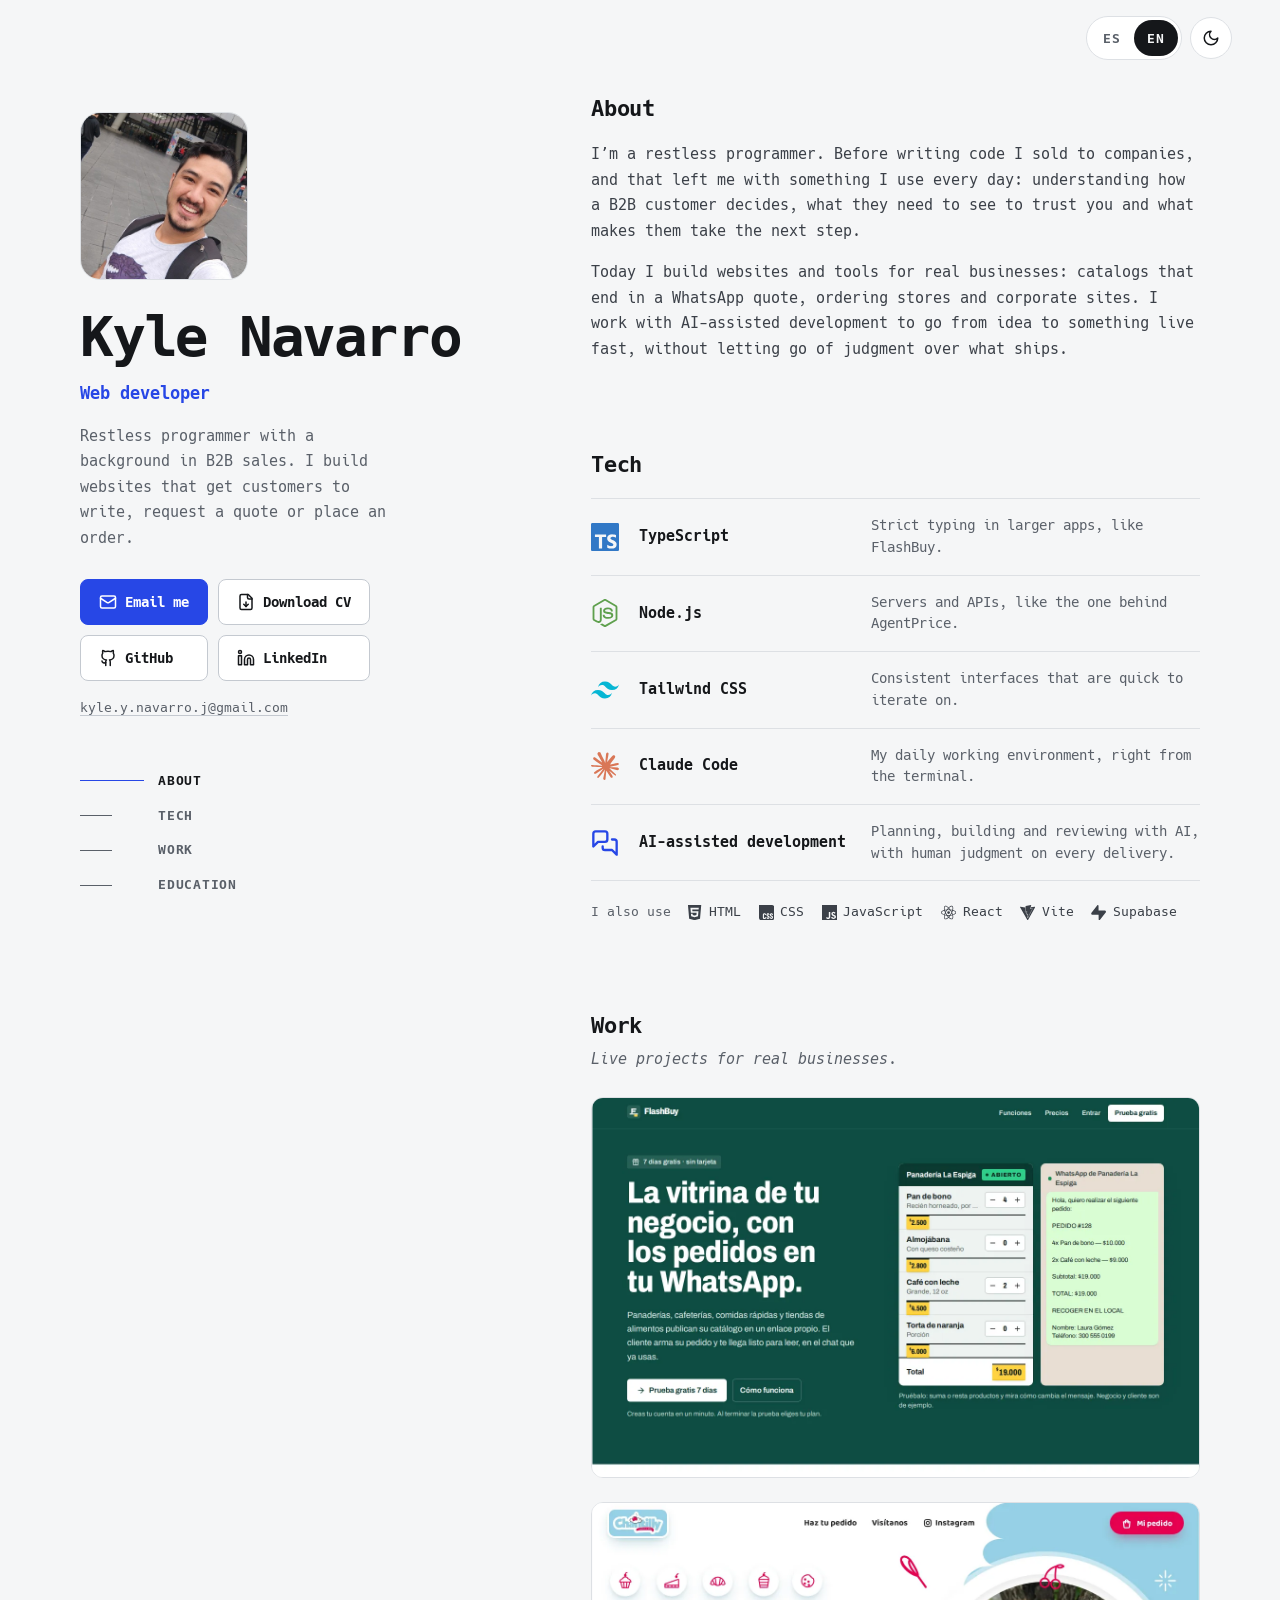
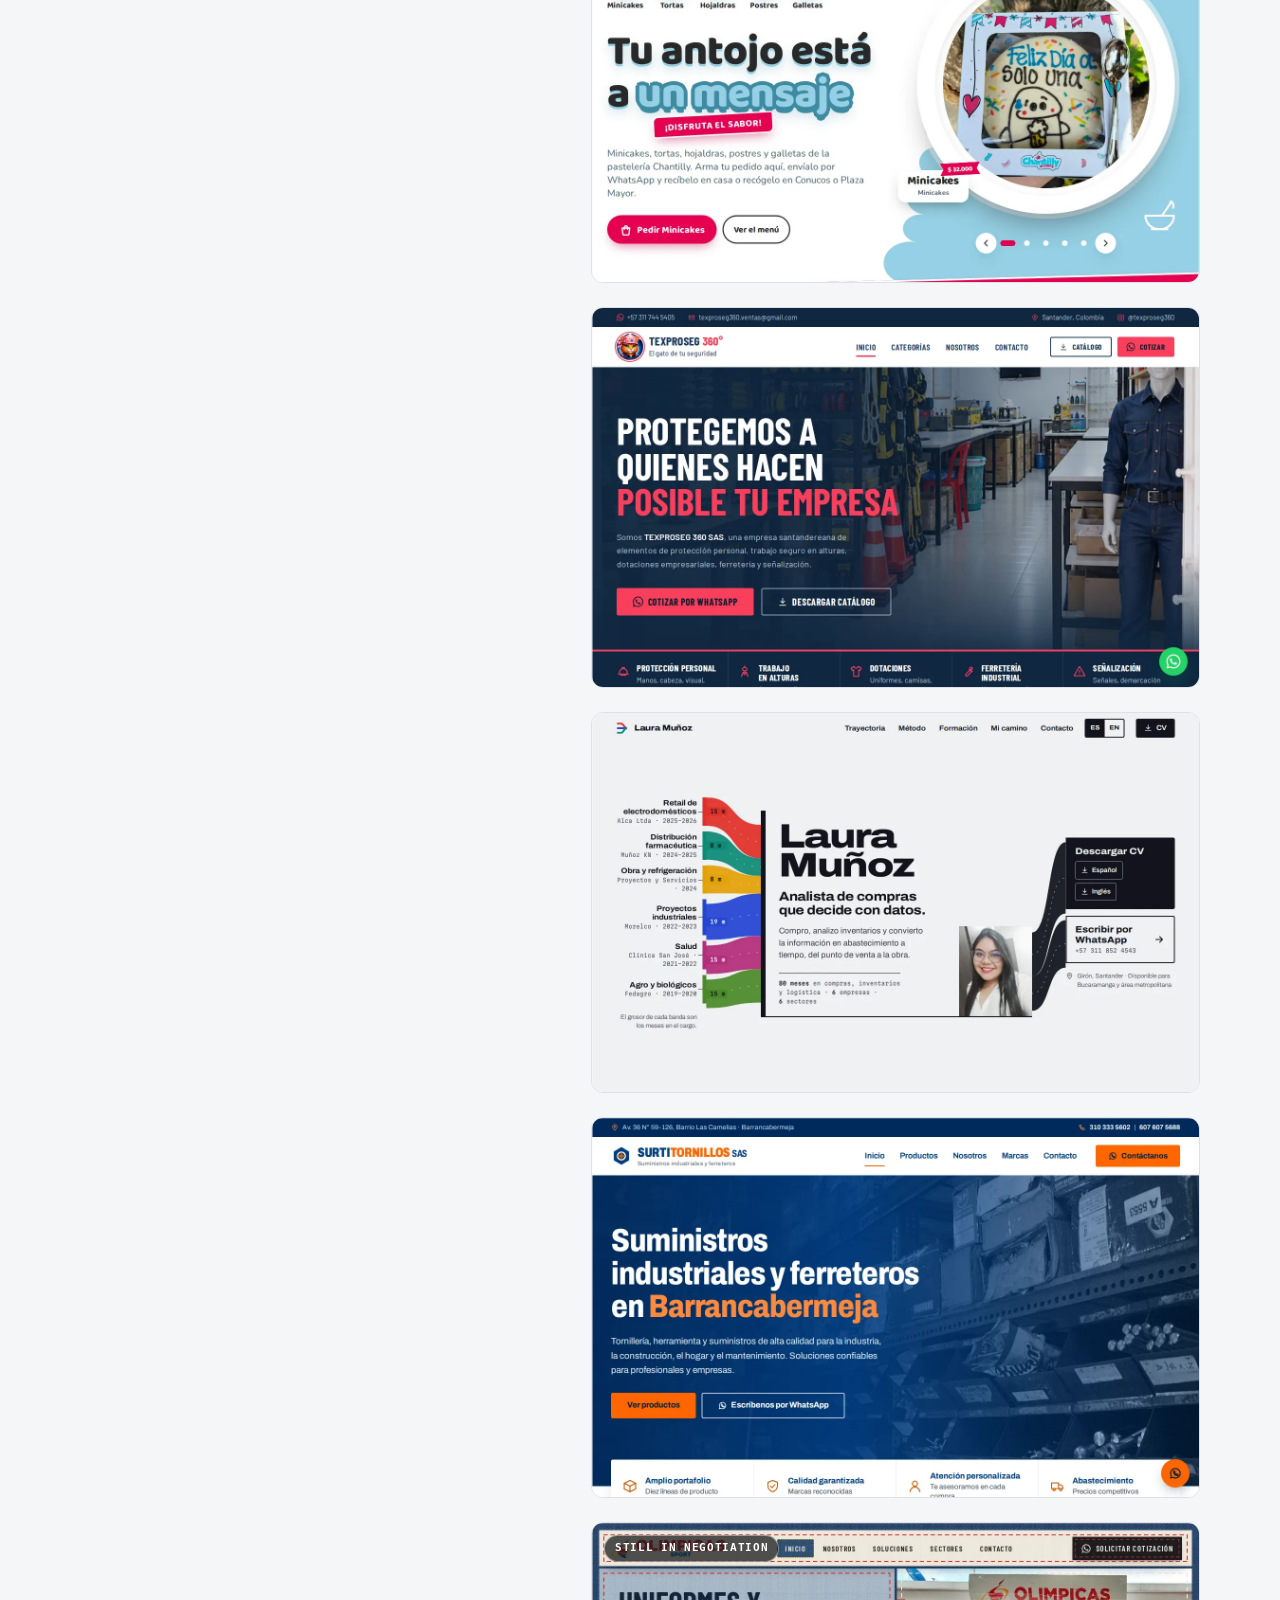
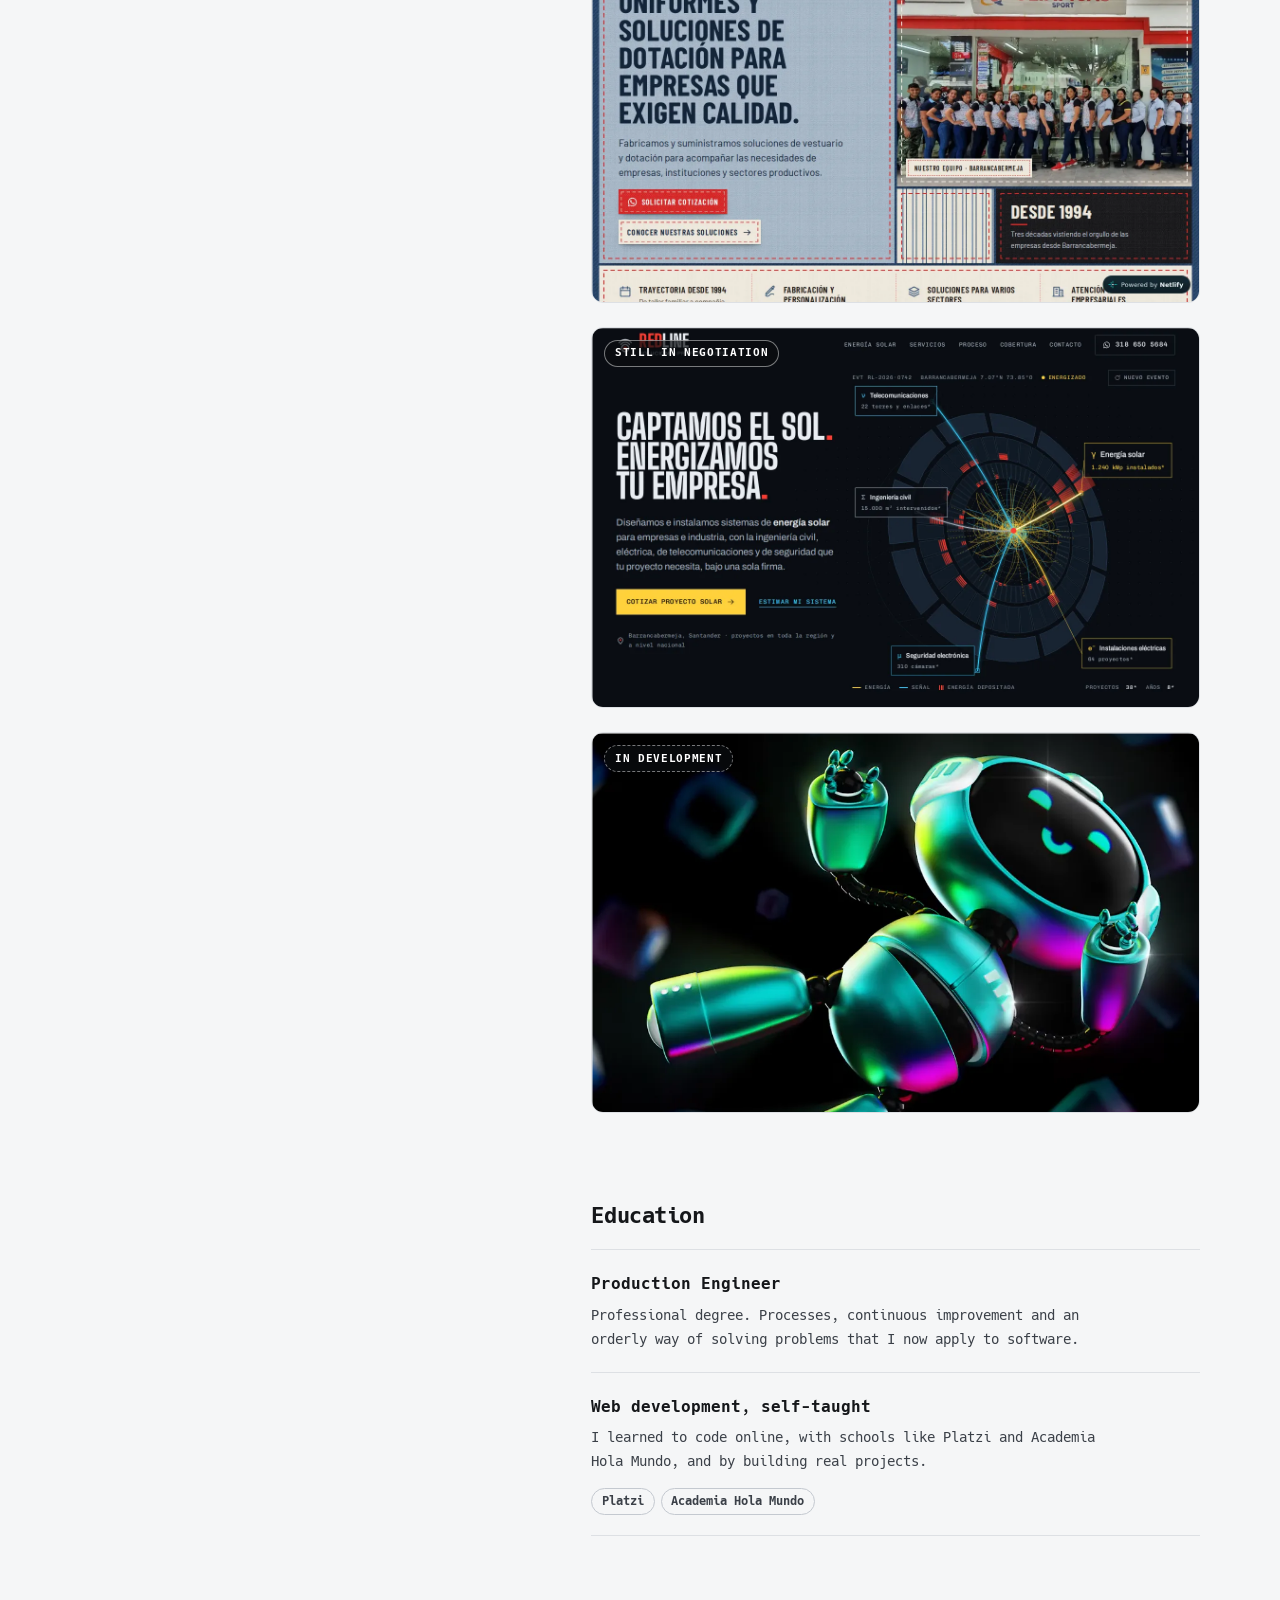
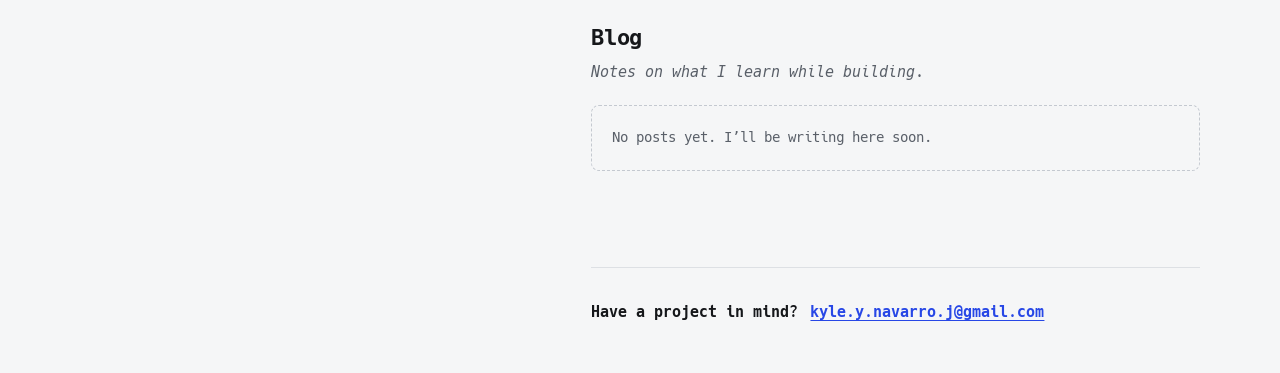
<file: index.html>
<!doctype html>
<html lang="es" class="no-js">
<head>
  <meta charset="utf-8">
  <meta name="viewport" content="width=device-width, initial-scale=1">
  <title>Kyle Navarro · Desarrollador web</title>
  <meta name="description" content="Kyle Navarro, desarrollador web con background en ventas B2B. Webs y herramientas que llevan al cliente a cotizar, pedir o escribir." data-i18n-attr="content:meta.description">
  <meta name="color-scheme" content="light dark">
  <meta name="theme-color" content="#F5F6F7" media="(prefers-color-scheme: light)">
  <meta name="theme-color" content="#0D0F12" media="(prefers-color-scheme: dark)">
  <meta property="og:type" content="website">
  <meta property="og:title" content="Kyle Navarro · Desarrollador web">
  <meta property="og:description" content="Programador inquieto con background en ventas B2B.">
  <meta property="og:image" content="img/kyle-navarro.png">
  <link rel="icon" href="img/favicon.svg" type="image/svg+xml">
  <link rel="preload" href="fonts/hack-regular.woff2" as="font" type="font/woff2" crossorigin>
  <link rel="preload" href="fonts/hack-bold.woff2" as="font" type="font/woff2" crossorigin>
  <link rel="stylesheet" href="css/styles.css">
  <script>
    // Tema e idioma antes de pintar, para que no parpadee.
    (function () {
      var root = document.documentElement;
      root.classList.remove('no-js');
      root.classList.add('js');
      var theme = null;
      try { theme = localStorage.getItem('kn-theme'); } catch (e) {}
      if (theme !== 'light' && theme !== 'dark') {
        theme = window.matchMedia('(prefers-color-scheme: dark)').matches ? 'dark' : 'light';
      }
      root.dataset.theme = theme;
    })();
  </script>
</head>
<body>
  <svg xmlns="http://www.w3.org/2000/svg" style="display:none"><symbol id="b-typescript" viewBox="0 0 24 24"><path fill="currentColor" d="M1.125 0C.502 0 0 .502 0 1.125v21.75C0 23.498.502 24 1.125 24h21.75c.623 0 1.125-.502 1.125-1.125V1.125C24 .502 23.498 0 22.875 0zm17.363 9.75c.612 0 1.154.037 1.627.111a6.38 6.38 0 0 1 1.306.34v2.458a3.95 3.95 0 0 0-.643-.361 5.093 5.093 0 0 0-.717-.26 5.453 5.453 0 0 0-1.426-.2c-.3 0-.573.028-.819.086a2.1 2.1 0 0 0-.623.242c-.17.104-.3.229-.393.374a.888.888 0 0 0-.14.49c0 .196.053.373.156.529.104.156.252.304.443.444s.423.276.696.41c.273.135.582.274.926.416.47.197.892.407 1.266.628.374.222.695.473.963.753.268.279.472.598.614.957.142.359.214.776.214 1.253 0 .657-.125 1.21-.373 1.656a3.033 3.033 0 0 1-1.012 1.085 4.38 4.38 0 0 1-1.487.596c-.566.12-1.163.18-1.79.18a9.916 9.916 0 0 1-1.84-.164 5.544 5.544 0 0 1-1.512-.493v-2.63a5.033 5.033 0 0 0 3.237 1.2c.333 0 .624-.03.872-.09.249-.06.456-.144.623-.25.166-.108.29-.234.373-.38a1.023 1.023 0 0 0-.074-1.089 2.12 2.12 0 0 0-.537-.5 5.597 5.597 0 0 0-.807-.444 27.72 27.72 0 0 0-1.007-.436c-.918-.383-1.602-.852-2.053-1.405-.45-.553-.676-1.222-.676-2.005 0-.614.123-1.141.369-1.582.246-.441.58-.804 1.004-1.089a4.494 4.494 0 0 1 1.47-.629 7.536 7.536 0 0 1 1.77-.201zm-15.113.188h9.563v2.166H9.506v9.646H6.789v-9.646H3.375z"/></symbol><symbol id="b-nodedotjs" viewBox="0 0 24 24"><path fill="currentColor" d="M11.998,24c-0.321,0-0.641-0.084-0.922-0.247l-2.936-1.737c-0.438-0.245-0.224-0.332-0.08-0.383 c0.585-0.203,0.703-0.25,1.328-0.604c0.065-0.037,0.151-0.023,0.218,0.017l2.256,1.339c0.082,0.045,0.197,0.045,0.272,0l8.795-5.076 c0.082-0.047,0.134-0.141,0.134-0.238V6.921c0-0.099-0.053-0.192-0.137-0.242l-8.791-5.072c-0.081-0.047-0.189-0.047-0.271,0 L3.075,6.68C2.99,6.729,2.936,6.825,2.936,6.921v10.15c0,0.097,0.054,0.189,0.139,0.235l2.409,1.392 c1.307,0.654,2.108-0.116,2.108-0.89V7.787c0-0.142,0.114-0.253,0.256-0.253h1.115c0.139,0,0.255,0.112,0.255,0.253v10.021 c0,1.745-0.95,2.745-2.604,2.745c-0.508,0-0.909,0-2.026-0.551L2.28,18.675c-0.57-0.329-0.922-0.945-0.922-1.604V6.921 c0-0.659,0.353-1.275,0.922-1.603l8.795-5.082c0.557-0.315,1.296-0.315,1.848,0l8.794,5.082c0.57,0.329,0.924,0.944,0.924,1.603 v10.15c0,0.659-0.354,1.273-0.924,1.604l-8.794,5.078C12.643,23.916,12.324,24,11.998,24z M19.099,13.993 c0-1.9-1.284-2.406-3.987-2.763c-2.731-0.361-3.009-0.548-3.009-1.187c0-0.528,0.235-1.233,2.258-1.233 c1.807,0,2.473,0.389,2.747,1.607c0.024,0.115,0.129,0.199,0.247,0.199h1.141c0.071,0,0.138-0.031,0.186-0.081 c0.048-0.054,0.074-0.123,0.067-0.196c-0.177-2.098-1.571-3.076-4.388-3.076c-2.508,0-4.004,1.058-4.004,2.833 c0,1.925,1.488,2.457,3.895,2.695c2.88,0.282,3.103,0.703,3.103,1.269c0,0.983-0.789,1.402-2.642,1.402 c-2.327,0-2.839-0.584-3.011-1.742c-0.02-0.124-0.126-0.215-0.253-0.215h-1.137c-0.141,0-0.254,0.112-0.254,0.253 c0,1.482,0.806,3.248,4.655,3.248C17.501,17.007,19.099,15.91,19.099,13.993z"/></symbol><symbol id="b-tailwindcss" viewBox="0 0 24 24"><path fill="currentColor" d="M12.001,4.8c-3.2,0-5.2,1.6-6,4.8c1.2-1.6,2.6-2.2,4.2-1.8c0.913,0.228,1.565,0.89,2.288,1.624 C13.666,10.618,15.027,12,18.001,12c3.2,0,5.2-1.6,6-4.8c-1.2,1.6-2.6,2.2-4.2,1.8c-0.913-0.228-1.565-0.89-2.288-1.624 C16.337,6.182,14.976,4.8,12.001,4.8z M6.001,12c-3.2,0-5.2,1.6-6,4.8c1.2-1.6,2.6-2.2,4.2-1.8c0.913,0.228,1.565,0.89,2.288,1.624 c1.177,1.194,2.538,2.576,5.512,2.576c3.2,0,5.2-1.6,6-4.8c-1.2,1.6-2.6,2.2-4.2,1.8c-0.913-0.228-1.565-0.89-2.288-1.624 C10.337,13.382,8.976,12,6.001,12z"/></symbol><symbol id="b-claude" viewBox="0 0 24 24"><path fill="currentColor" d="m4.7144 15.9555 4.7174-2.6471.079-.2307-.079-.1275h-.2307l-.7893-.0486-2.6956-.0729-2.3375-.0971-2.2646-.1214-.5707-.1215-.5343-.7042.0546-.3522.4797-.3218.686.0608 1.5179.1032 2.2767.1578 1.6514.0972 2.4468.255h.3886l.0546-.1579-.1336-.0971-.1032-.0972L6.973 9.8356l-2.55-1.6879-1.3356-.9714-.7225-.4918-.3643-.4614-.1578-1.0078.6557-.7225.8803.0607.2246.0607.8925.686 1.9064 1.4754 2.4893 1.8336.3643.3035.1457-.1032.0182-.0728-.164-.2733-1.3539-2.4467-1.445-2.4893-.6435-1.032-.17-.6194c-.0607-.255-.1032-.4674-.1032-.7285L6.287.1335 6.6997 0l.9957.1336.419.3642.6192 1.4147 1.0018 2.2282 1.5543 3.0296.4553.8985.2429.8318.091.255h.1579v-.1457l.1275-1.706.2368-2.0947.2307-2.6957.0789-.7589.3764-.9107.7468-.4918.5828.2793.4797.686-.0668.4433-.2853 1.8517-.5586 2.9021-.3643 1.9429h.2125l.2429-.2429.9835-1.3053 1.6514-2.0643.7286-.8196.85-.9046.5464-.4311h1.0321l.759 1.1293-.34 1.1657-1.0625 1.3478-.8804 1.1414-1.2628 1.7-.7893 1.36.0729.1093.1882-.0183 2.8535-.607 1.5421-.2794 1.8396-.3157.8318.3886.091.3946-.3278.8075-1.967.4857-2.3072.4614-3.4364.8136-.0425.0304.0486.0607 1.5482.1457.6618.0364h1.621l3.0175.2247.7892.522.4736.6376-.079.4857-1.2142.6193-1.6393-.3886-3.825-.9107-1.3113-.3279h-.1822v.1093l1.0929 1.0686 2.0035 1.8092 2.5075 2.3314.1275.5768-.3218.4554-.34-.0486-2.2039-1.6575-.85-.7468-1.9246-1.621h-.1275v.17l.4432.6496 2.3436 3.5214.1214 1.0807-.17.3521-.6071.2125-.6679-.1214-1.3721-1.9246L14.38 17.959l-1.1414-1.9428-.1397.079-.674 7.2552-.3156.3703-.7286.2793-.6071-.4614-.3218-.7468.3218-1.4753.3886-1.9246.3157-1.53.2853-1.9004.17-.6314-.0121-.0425-.1397.0182-1.4328 1.9672-2.1796 2.9446-1.7243 1.8456-.4128.164-.7164-.3704.0667-.6618.4008-.5889 2.386-3.0357 1.4389-1.882.929-1.0868-.0062-.1579h-.0546l-6.3385 4.1164-1.1293.1457-.4857-.4554.0608-.7467.2307-.2429 1.9064-1.3114Z"/></symbol><symbol id="b-html5" viewBox="0 0 24 24"><path fill="currentColor" d="M1.5 0h21l-1.91 21.563L11.977 24l-8.564-2.438L1.5 0zm7.031 9.75l-.232-2.718 10.059.003.23-2.622L5.412 4.41l.698 8.01h9.126l-.326 3.426-2.91.804-2.955-.81-.188-2.11H6.248l.33 4.171L12 19.351l5.379-1.443.744-8.157H8.531z"/></symbol><symbol id="b-css" viewBox="0 0 24 24"><path fill="currentColor" d="M0 0v20.16A3.84 3.84 0 0 0 3.84 24h16.32A3.84 3.84 0 0 0 24 20.16V3.84A3.84 3.84 0 0 0 20.16 0Zm14.256 13.08c1.56 0 2.28 1.08 2.304 2.64h-1.608c.024-.288-.048-.6-.144-.84-.096-.192-.288-.264-.552-.264-.456 0-.696.264-.696.84-.024.576.288.888.768 1.08.72.288 1.608.744 1.92 1.296q.432.648.432 1.656c0 1.608-.912 2.592-2.496 2.592-1.656 0-2.4-1.032-2.424-2.688h1.68c0 .792.264 1.176.792 1.176.264 0 .456-.072.552-.24.192-.312.24-1.176-.048-1.512-.312-.408-.912-.6-1.32-.816q-.828-.396-1.224-.936c-.24-.36-.36-.888-.36-1.536 0-1.44.936-2.472 2.424-2.448m5.4 0c1.584 0 2.304 1.08 2.328 2.64h-1.608c0-.288-.048-.6-.168-.84-.096-.192-.264-.264-.528-.264-.48 0-.72.264-.72.84s.288.888.792 1.08c.696.288 1.608.744 1.92 1.296.264.432.408.984.408 1.656.024 1.608-.888 2.592-2.472 2.592-1.68 0-2.424-1.056-2.448-2.688h1.68c0 .744.264 1.176.792 1.176.264 0 .456-.072.552-.24.216-.312.264-1.176-.048-1.512-.288-.408-.888-.6-1.32-.816-.552-.264-.96-.576-1.2-.936s-.36-.888-.36-1.536c-.024-1.44.912-2.472 2.4-2.448m-11.031.018c.711-.006 1.419.198 1.839.63.432.432.672 1.128.648 1.992H9.336c.024-.456-.096-.792-.432-.96-.312-.144-.768-.048-.888.24-.12.264-.192.576-.168.864v3.504c0 .744.264 1.128.768 1.128a.65.65 0 0 0 .552-.264c.168-.24.192-.552.168-.84h1.776c.096 1.632-.984 2.712-2.568 2.688-1.536 0-2.496-.864-2.472-2.472v-4.032c0-.816.24-1.44.696-1.848.432-.408 1.146-.624 1.857-.63"/></symbol><symbol id="b-javascript" viewBox="0 0 24 24"><path fill="currentColor" d="M0 0h24v24H0V0zm22.034 18.276c-.175-1.095-.888-2.015-3.003-2.873-.736-.345-1.554-.585-1.797-1.14-.091-.33-.105-.51-.046-.705.15-.646.915-.84 1.515-.66.39.12.75.42.976.9 1.034-.676 1.034-.676 1.755-1.125-.27-.42-.404-.601-.586-.78-.63-.705-1.469-1.065-2.834-1.034l-.705.089c-.676.165-1.32.525-1.71 1.005-1.14 1.291-.811 3.541.569 4.471 1.365 1.02 3.361 1.244 3.616 2.205.24 1.17-.87 1.545-1.966 1.41-.811-.18-1.26-.586-1.755-1.336l-1.83 1.051c.21.48.45.689.81 1.109 1.74 1.756 6.09 1.666 6.871-1.004.029-.09.24-.705.074-1.65l.046.067zm-8.983-7.245h-2.248c0 1.938-.009 3.864-.009 5.805 0 1.232.063 2.363-.138 2.711-.33.689-1.18.601-1.566.48-.396-.196-.597-.466-.83-.855-.063-.105-.11-.196-.127-.196l-1.825 1.125c.305.63.75 1.172 1.324 1.517.855.51 2.004.675 3.207.405.783-.226 1.458-.691 1.811-1.411.51-.93.402-2.07.397-3.346.012-2.054 0-4.109 0-6.179l.004-.056z"/></symbol><symbol id="b-react" viewBox="0 0 24 24"><path fill="currentColor" d="M14.23 12.004a2.236 2.236 0 0 1-2.235 2.236 2.236 2.236 0 0 1-2.236-2.236 2.236 2.236 0 0 1 2.235-2.236 2.236 2.236 0 0 1 2.236 2.236zm2.648-10.69c-1.346 0-3.107.96-4.888 2.622-1.78-1.653-3.542-2.602-4.887-2.602-.41 0-.783.093-1.106.278-1.375.793-1.683 3.264-.973 6.365C1.98 8.917 0 10.42 0 12.004c0 1.59 1.99 3.097 5.043 4.03-.704 3.113-.39 5.588.988 6.38.32.187.69.275 1.102.275 1.345 0 3.107-.96 4.888-2.624 1.78 1.654 3.542 2.603 4.887 2.603.41 0 .783-.09 1.106-.275 1.374-.792 1.683-3.263.973-6.365C22.02 15.096 24 13.59 24 12.004c0-1.59-1.99-3.097-5.043-4.032.704-3.11.39-5.587-.988-6.38-.318-.184-.688-.277-1.092-.278zm-.005 1.09v.006c.225 0 .406.044.558.127.666.382.955 1.835.73 3.704-.054.46-.142.945-.25 1.44-.96-.236-2.006-.417-3.107-.534-.66-.905-1.345-1.727-2.035-2.447 1.592-1.48 3.087-2.292 4.105-2.295zm-9.77.02c1.012 0 2.514.808 4.11 2.28-.686.72-1.37 1.537-2.02 2.442-1.107.117-2.154.298-3.113.538-.112-.49-.195-.964-.254-1.42-.23-1.868.054-3.32.714-3.707.19-.09.4-.127.563-.132zm4.882 3.05c.455.468.91.992 1.36 1.564-.44-.02-.89-.034-1.345-.034-.46 0-.915.01-1.36.034.44-.572.895-1.096 1.345-1.565zM12 8.1c.74 0 1.477.034 2.202.093.406.582.802 1.203 1.183 1.86.372.64.71 1.29 1.018 1.946-.308.655-.646 1.31-1.013 1.95-.38.66-.773 1.288-1.18 1.87-.728.063-1.466.098-2.21.098-.74 0-1.477-.035-2.202-.093-.406-.582-.802-1.204-1.183-1.86-.372-.64-.71-1.29-1.018-1.946.303-.657.646-1.313 1.013-1.954.38-.66.773-1.286 1.18-1.868.728-.064 1.466-.098 2.21-.098zm-3.635.254c-.24.377-.48.763-.704 1.16-.225.39-.435.782-.635 1.174-.265-.656-.49-1.31-.676-1.947.64-.15 1.315-.283 2.015-.386zm7.26 0c.695.103 1.365.23 2.006.387-.18.632-.405 1.282-.66 1.933-.2-.39-.41-.783-.64-1.174-.225-.392-.465-.774-.705-1.146zm3.063.675c.484.15.944.317 1.375.498 1.732.74 2.852 1.708 2.852 2.476-.005.768-1.125 1.74-2.857 2.475-.42.18-.88.342-1.355.493-.28-.958-.646-1.956-1.1-2.98.45-1.017.81-2.01 1.085-2.964zm-13.395.004c.278.96.645 1.957 1.1 2.98-.45 1.017-.812 2.01-1.086 2.964-.484-.15-.944-.318-1.37-.5-1.732-.737-2.852-1.706-2.852-2.474 0-.768 1.12-1.742 2.852-2.476.42-.18.88-.342 1.356-.494zm11.678 4.28c.265.657.49 1.312.676 1.948-.64.157-1.316.29-2.016.39.24-.375.48-.762.705-1.158.225-.39.435-.788.636-1.18zm-9.945.02c.2.392.41.783.64 1.175.23.39.465.772.705 1.143-.695-.102-1.365-.23-2.006-.386.18-.63.406-1.282.66-1.933zM17.92 16.32c.112.493.2.968.254 1.423.23 1.868-.054 3.32-.714 3.708-.147.09-.338.128-.563.128-1.012 0-2.514-.807-4.11-2.28.686-.72 1.37-1.536 2.02-2.44 1.107-.118 2.154-.3 3.113-.54zm-11.83.01c.96.234 2.006.415 3.107.532.66.905 1.345 1.727 2.035 2.446-1.595 1.483-3.092 2.295-4.11 2.295-.22-.005-.406-.05-.553-.132-.666-.38-.955-1.834-.73-3.703.054-.46.142-.944.25-1.438zm4.56.64c.44.02.89.034 1.345.034.46 0 .915-.01 1.36-.034-.44.572-.895 1.095-1.345 1.565-.455-.47-.91-.993-1.36-1.565z"/></symbol><symbol id="b-vite" viewBox="0 0 24 24"><path fill="currentColor" d="m8.286 10.578.512-8.657a.306.306 0 0 1 .247-.282L17.377.006a.306.306 0 0 1 .353.385l-1.558 5.403a.306.306 0 0 0 .352.385l2.388-.46a.306.306 0 0 1 .332.438l-6.79 13.55-.123.19a.294.294 0 0 1-.252.14c-.177 0-.35-.152-.305-.369l1.095-5.301a.306.306 0 0 0-.388-.355l-1.433.435a.306.306 0 0 1-.389-.354l.69-3.375a.306.306 0 0 0-.37-.36l-2.32.536a.306.306 0 0 1-.374-.316zm14.976-7.926L17.284 3.74l-.544 1.887 2.077-.4a.8.8 0 0 1 .84.369.8.8 0 0 1 .034.783L12.9 19.93l-.013.025-.015.023-.122.19a.801.801 0 0 1-.672.37.826.826 0 0 1-.634-.302.8.8 0 0 1-.16-.67l1.029-4.981-1.12.34a.81.81 0 0 1-.86-.262.802.802 0 0 1-.165-.67l.63-3.08-2.027.468a.808.808 0 0 1-.768-.233.81.81 0 0 1-.217-.6l.389-6.57-7.44-1.33a.612.612 0 0 0-.64.906L11.58 23.691a.612.612 0 0 0 1.066-.004l11.26-20.135a.612.612 0 0 0-.644-.9z"/></symbol><symbol id="b-supabase" viewBox="0 0 24 24"><path fill="currentColor" d="M11.9 1.036c-.015-.986-1.26-1.41-1.874-.637L.764 12.05C-.33 13.427.65 15.455 2.409 15.455h9.579l.113 7.51c.014.985 1.259 1.408 1.873.636l9.262-11.653c1.093-1.375.113-3.403-1.645-3.403h-9.642z"/></symbol><symbol id="i-mail" viewBox="0 0 24 24" fill="none" stroke="currentColor" stroke-width="2" stroke-linecap="round" stroke-linejoin="round"><rect width="20" height="16" x="2" y="4" rx="2"/><path d="m22 7-8.97 5.7a1.94 1.94 0 0 1-2.06 0L2 7"/></symbol><symbol id="i-file" viewBox="0 0 24 24" fill="none" stroke="currentColor" stroke-width="2" stroke-linecap="round" stroke-linejoin="round"><path d="M15 2H6a2 2 0 0 0-2 2v16a2 2 0 0 0 2 2h12a2 2 0 0 0 2-2V7Z"/><path d="M14 2v4a2 2 0 0 0 2 2h4"/><path d="M12 12v6"/><path d="m9 15 3 3 3-3"/></symbol><symbol id="i-github" viewBox="0 0 24 24" fill="none" stroke="currentColor" stroke-width="2" stroke-linecap="round" stroke-linejoin="round"><path d="M15 22v-4a4.8 4.8 0 0 0-1-3.5c3 0 6-2 6-5.5.08-1.25-.27-2.48-1-3.5.28-1.15.28-2.35 0-3.5 0 0-1 0-3 1.5-2.64-.5-5.36-.5-8 0C6 2 5 2 5 2c-.3 1.15-.3 2.35 0 3.5A5.403 5.403 0 0 0 4 9c0 3.5 3 5.5 6 5.5-.39.49-.68 1.05-.85 1.65-.17.6-.22 1.23-.15 1.85v4"/><path d="M9 18c-4.51 2-5-2-5-2"/></symbol><symbol id="i-linkedin" viewBox="0 0 24 24" fill="none" stroke="currentColor" stroke-width="2" stroke-linecap="round" stroke-linejoin="round"><path d="M16 8a6 6 0 0 1 6 6v7h-4v-7a2 2 0 0 0-2-2 2 2 0 0 0-2 2v7h-4v-7a6 6 0 0 1 6-6z"/><rect width="4" height="12" x="2" y="9"/><circle cx="4" cy="4" r="2"/></symbol><symbol id="i-sun" viewBox="0 0 24 24" fill="none" stroke="currentColor" stroke-width="2" stroke-linecap="round" stroke-linejoin="round"><circle cx="12" cy="12" r="4"/><path d="M12 2v2"/><path d="M12 20v2"/><path d="m4.93 4.93 1.41 1.41"/><path d="m17.66 17.66 1.41 1.41"/><path d="M2 12h2"/><path d="M20 12h2"/><path d="m6.34 17.66-1.41 1.41"/><path d="m19.07 4.93-1.41 1.41"/></symbol><symbol id="i-moon" viewBox="0 0 24 24" fill="none" stroke="currentColor" stroke-width="2" stroke-linecap="round" stroke-linejoin="round"><path d="M12 3a6 6 0 0 0 9 9 9 9 0 1 1-9-9Z"/></symbol><symbol id="i-arrow" viewBox="0 0 24 24" fill="none" stroke="currentColor" stroke-width="2" stroke-linecap="round" stroke-linejoin="round"><path d="M7 7h10v10"/><path d="M7 17 17 7"/></symbol><symbol id="i-chat" viewBox="0 0 24 24" fill="none" stroke="currentColor" stroke-width="2" stroke-linecap="round" stroke-linejoin="round"><path d="M14 9a2 2 0 0 1-2 2H6l-4 4V4a2 2 0 0 1 2-2h8a2 2 0 0 1 2 2z"/><path d="M18 9h2a2 2 0 0 1 2 2v11l-4-4h-6a2 2 0 0 1-2-2v-1"/></symbol><symbol id="i-plus" viewBox="0 0 24 24" fill="none" stroke="currentColor" stroke-width="2" stroke-linecap="round" stroke-linejoin="round"><path d="M5 12h14"/><path d="M12 5v14"/></symbol></svg>

  <a class="skip" href="#contenido" data-i18n="skip">Saltar al contenido</a>

  <div class="controls" role="group" aria-label="Preferencias" data-i18n-attr="aria-label:controls.label">
    <div class="lang" role="group" aria-label="Idioma" data-i18n-attr="aria-label:lang.label">
      <span class="lang__thumb" aria-hidden="true"></span>
      <button type="button" class="lang__opt" data-lang="es" aria-pressed="true" lang="es">ES</button>
      <button type="button" class="lang__opt" data-lang="en" aria-pressed="false" lang="en">EN</button>
    </div>
    <button type="button" class="theme-toggle" id="theme-toggle" aria-label="Cambiar a modo oscuro">
      <svg class="icon icon--sun" aria-hidden="true"><use href="#i-sun"/></svg>
      <svg class="icon icon--moon" aria-hidden="true"><use href="#i-moon"/></svg>
    </button>
  </div>

  <div class="layout">
    <header class="intro">
      <div class="intro__inner">
        <img class="intro__photo" src="img/kyle-navarro.png" width="400" height="400" alt="Kyle Navarro sonriendo, con camiseta gris y morral" data-i18n-attr="alt:hero.photoAlt">
        <h1 class="intro__name">Kyle Navarro</h1>
        <p class="intro__role" data-i18n="hero.role">Desarrollador web</p>
        <p class="intro__pitch" data-i18n="hero.pitch">Programador inquieto con background en ventas B2B. Hago webs que llevan al cliente a escribir, cotizar o pedir.</p>

        <div class="actions">
          <a class="btn btn--primary" href="mailto:kyle.y.navarro.j@gmail.com?subject=Hola%20Kyle%2C%20vi%20tu%20portafolio" data-i18n-attr="href:hero.mailto">
            <svg class="icon" aria-hidden="true"><use href="#i-mail"/></svg>
            <span data-i18n="hero.email">Escríbeme</span>
          </a>
          <a class="btn" href="files/CV-Kyle-Navarro.pdf" download>
            <svg class="icon" aria-hidden="true"><use href="#i-file"/></svg>
            <span data-i18n="hero.cv">Descargar CV</span>
          </a>
          <a class="btn btn--icon" href="https://github.com/kylenavarro" target="_blank" rel="noopener" aria-label="GitHub de Kyle Navarro" data-i18n-attr="aria-label:hero.githubLabel">
            <svg class="icon" aria-hidden="true"><use href="#i-github"/></svg>
            <span class="btn__label">GitHub</span>
          </a>
          <a class="btn btn--icon" href="https://www.linkedin.com/in/kyle-navarro-geek" target="_blank" rel="noopener" aria-label="LinkedIn de Kyle Navarro" data-i18n-attr="aria-label:hero.linkedinLabel">
            <svg class="icon" aria-hidden="true"><use href="#i-linkedin"/></svg>
            <span class="btn__label">LinkedIn</span>
          </a>
        </div>
        <p class="intro__mail"><a href="mailto:kyle.y.navarro.j@gmail.com">kyle.y.navarro.j@gmail.com</a></p>

        <nav class="toc" aria-label="Secciones" data-i18n-attr="aria-label:nav.label">
          <ul>
            <li><a href="#sobre-mi" data-i18n="nav.about">Sobre mí</a></li>
            <li><a href="#tecnologias" data-i18n="nav.tech">Tecnologías</a></li>
            <li><a href="#experiencia" data-i18n="nav.work">Experiencia</a></li>
            <li><a href="#formacion" data-i18n="nav.edu">Formación</a></li>
            <li><a href="#blog" data-i18n="nav.blog">Blog</a></li>
          </ul>
        </nav>
      </div>
    </header>

    <main id="contenido" class="content">
      <section id="sobre-mi" class="section" aria-labelledby="h-about">
        <h2 id="h-about" class="section__title" data-i18n="about.title">Sobre mí</h2>
        <div class="prose">
          <p data-i18n="about.p1">Soy un programador inquieto. Antes de escribir código vendía a empresas, y eso me dejó algo que uso todos los días: entender cómo decide un cliente B2B, qué necesita ver para confiar y qué lo hace dar el siguiente paso.</p>
          <p data-i18n="about.p2">Hoy construyo webs y herramientas para negocios reales: catálogos que terminan en una cotización por WhatsApp, tiendas de pedidos y sitios corporativos. Trabajo con desarrollo asistido por IA para pasar rápido de la idea a algo publicado, sin soltar el criterio sobre lo que se entrega.</p>
        </div>
      </section>

      <section id="tecnologias" class="section" aria-labelledby="h-tech">
        <h2 id="h-tech" class="section__title" data-i18n="tech.title">Tecnologías</h2>
        <ul class="stack">
          <li class="stack__row">
            <svg class="stack__logo" style="--brand:#3178C6" aria-hidden="true"><use href="#b-typescript"/></svg>
            <span class="stack__name">TypeScript</span>
            <span class="stack__use" data-i18n="tech.ts">Tipado estricto en apps grandes, como FlashBuy.</span>
          </li>
          <li class="stack__row">
            <svg class="stack__logo" style="--brand:#5FA04E" aria-hidden="true"><use href="#b-nodedotjs"/></svg>
            <span class="stack__name">Node.js</span>
            <span class="stack__use" data-i18n="tech.node">Servidores y APIs, como el de AgentPrice.</span>
          </li>
          <li class="stack__row">
            <svg class="stack__logo" style="--brand:#06B6D4" aria-hidden="true"><use href="#b-tailwindcss"/></svg>
            <span class="stack__name">Tailwind CSS</span>
            <span class="stack__use" data-i18n="tech.tw">Interfaces consistentes y rápidas de iterar.</span>
          </li>
          <li class="stack__row">
            <svg class="stack__logo" style="--brand:#D97757" aria-hidden="true"><use href="#b-claude"/></svg>
            <span class="stack__name">Claude Code</span>
            <span class="stack__use" data-i18n="tech.cc">Mi entorno de trabajo diario, desde la terminal.</span>
          </li>
          <li class="stack__row">
            <svg class="stack__logo stack__logo--line" aria-hidden="true"><use href="#i-chat"/></svg>
            <span class="stack__name" data-i18n="tech.aiName">Desarrollo asistido por&nbsp;IA</span>
            <span class="stack__use" data-i18n="tech.ai">Planear, construir y revisar con IA, con criterio humano en cada entrega.</span>
          </li>
        </ul>
        <p class="also">
          <span data-i18n="tech.also">También uso</span>
          <span class="also__list">
            <span class="also__item"><svg aria-hidden="true"><use href="#b-html5"/></svg>HTML</span>
            <span class="also__item"><svg aria-hidden="true"><use href="#b-css"/></svg>CSS</span>
            <span class="also__item"><svg aria-hidden="true"><use href="#b-javascript"/></svg>JavaScript</span>
            <span class="also__item"><svg aria-hidden="true"><use href="#b-react"/></svg>React</span>
            <span class="also__item"><svg aria-hidden="true"><use href="#b-vite"/></svg>Vite</span>
            <span class="also__item"><svg aria-hidden="true"><use href="#b-supabase"/></svg>Supabase</span>
          </span>
        </p>
      </section>

      <section id="experiencia" class="section" aria-labelledby="h-work">
        <h2 id="h-work" class="section__title" data-i18n="work.title">Experiencia</h2>
        <p class="section__lead" data-i18n="work.lead">Proyectos publicados para negocios reales.</p>

        <ol class="projects">
          <li class="project" data-reveal>
            <div class="project__media">
              <img src="img/proyectos/flashbuy.webp" width="1280" height="800" loading="lazy" decoding="async" alt="Captura de la página de inicio de FlashBuy" data-i18n-attr="alt:work.alt.flashbuy">
              <button type="button" class="project__toggle" aria-expanded="false" aria-controls="info-flashbuy">
                <span class="project__toggle-name">FlashBuy</span>
                <svg class="icon" aria-hidden="true"><use href="#i-plus"/></svg>
              </button>
            </div>
            <div class="project__info" id="info-flashbuy">
              <div class="project__info-inner">
                <h3 class="project__name">FlashBuy</h3>
                <p class="project__desc" data-i18n="work.flashbuy">SaaS de pedidos por WhatsApp para restaurantes, cafeterías y panaderías. Cada negocio tiene su catálogo, su panel y su página pública; el pedido le llega listo a su WhatsApp.</p>
                <ul class="tags tags--overlay" aria-label="Tecnologías" data-i18n-attr="aria-label:work.tagsLabel"><li>React 19</li><li>TypeScript</li><li>Vite</li><li>Tailwind CSS 4</li><li>Supabase</li><li>Cloudflare Workers</li></ul>
                <a class="btn btn--primary project__visit" href="https://flashbuy.app" target="_blank" rel="noopener">
                  <span data-i18n="work.visit">Visitar proyecto</span>
                  <svg class="icon" aria-hidden="true"><use href="#i-arrow"/></svg>
                </a>
              </div>
            </div>
          </li>

          <li class="project" data-reveal>
            <div class="project__media">
              <img src="img/proyectos/chantilly.webp" width="1280" height="800" loading="lazy" decoding="async" alt="Captura de la página de inicio de Chantilly" data-i18n-attr="alt:work.alt.chantilly">
              <button type="button" class="project__toggle" aria-expanded="false" aria-controls="info-chantilly">
                <span class="project__toggle-name">Chantilly</span>
                <svg class="icon" aria-hidden="true"><use href="#i-plus"/></svg>
              </button>
            </div>
            <div class="project__info" id="info-chantilly">
              <div class="project__info-inner">
                <h3 class="project__name">Chantilly</h3>
                <p class="project__desc" data-i18n="work.chantilly">Web de una pastelería en Bucaramanga: el cliente arma su pedido y se abre WhatsApp con el mensaje listo. Incluye panel de pedidos, productos y ventas.</p>
                <ul class="tags tags--overlay" aria-label="Tecnologías" data-i18n-attr="aria-label:work.tagsLabel"><li>Vite</li><li>Tailwind CSS 4</li><li>JavaScript</li><li>Supabase</li></ul>
                <a class="btn btn--primary project__visit" href="https://www.chantillycom.com" target="_blank" rel="noopener">
                  <span data-i18n="work.visit">Visitar proyecto</span>
                  <svg class="icon" aria-hidden="true"><use href="#i-arrow"/></svg>
                </a>
              </div>
            </div>
          </li>

          <li class="project" data-reveal>
            <div class="project__media">
              <img src="img/proyectos/texproseg.webp" width="1280" height="800" loading="lazy" decoding="async" alt="Captura de la página de inicio de Texproseg 360" data-i18n-attr="alt:work.alt.texproseg">
              <button type="button" class="project__toggle" aria-expanded="false" aria-controls="info-texproseg">
                <span class="project__toggle-name">Texproseg 360°</span>
                <svg class="icon" aria-hidden="true"><use href="#i-plus"/></svg>
              </button>
            </div>
            <div class="project__info" id="info-texproseg">
              <div class="project__info-inner">
                <h3 class="project__name">Texproseg 360°</h3>
                <p class="project__desc" data-i18n="work.texproseg">Sitio corporativo y catálogo de elementos de protección personal, dotación y señalización. Lleva a cotizar por WhatsApp o a descargar el catálogo en PDF.</p>
                <ul class="tags tags--overlay" aria-label="Tecnologías" data-i18n-attr="aria-label:work.tagsLabel"><li>HTML</li><li>CSS</li><li>Cloudflare</li></ul>
                <a class="btn btn--primary project__visit" href="https://www.texproseg360.com" target="_blank" rel="noopener">
                  <span data-i18n="work.visit">Visitar proyecto</span>
                  <svg class="icon" aria-hidden="true"><use href="#i-arrow"/></svg>
                </a>
              </div>
            </div>
          </li>

          <li class="project" data-reveal>
            <div class="project__media">
              <img src="img/proyectos/lauramunoz.webp" width="1280" height="800" loading="lazy" decoding="async" alt="Captura de la página de inicio de Laura Muñoz" data-i18n-attr="alt:work.alt.lauramunoz">
              <button type="button" class="project__toggle" aria-expanded="false" aria-controls="info-lauramunoz">
                <span class="project__toggle-name">Laura Muñoz</span>
                <svg class="icon" aria-hidden="true"><use href="#i-plus"/></svg>
              </button>
            </div>
            <div class="project__info" id="info-lauramunoz">
              <div class="project__info-inner">
                <h3 class="project__name">Laura Muñoz</h3>
                <p class="project__desc" data-i18n="work.lauramunoz">Sitio personal bilingüe para una analista de compras, con CV descargable en español e inglés. Abre en inglés según el país del visitante.</p>
                <ul class="tags tags--overlay" aria-label="Tecnologías" data-i18n-attr="aria-label:work.tagsLabel"><li>HTML</li><li>CSS</li><li>JavaScript</li><li>Cloudflare Workers</li></ul>
                <a class="btn btn--primary project__visit" href="https://www.laurammunoz.com" target="_blank" rel="noopener">
                  <span data-i18n="work.visit">Visitar proyecto</span>
                  <svg class="icon" aria-hidden="true"><use href="#i-arrow"/></svg>
                </a>
              </div>
            </div>
          </li>

          <li class="project" data-reveal>
            <div class="project__media">
              <img src="img/proyectos/surtitornillos.webp" width="1280" height="800" loading="lazy" decoding="async" alt="Captura de la página de inicio de Surtitornillos" data-i18n-attr="alt:work.alt.surtitornillos">
              <button type="button" class="project__toggle" aria-expanded="false" aria-controls="info-surtitornillos">
                <span class="project__toggle-name">Surtitornillos SAS</span>
                <svg class="icon" aria-hidden="true"><use href="#i-plus"/></svg>
              </button>
            </div>
            <div class="project__info" id="info-surtitornillos">
              <div class="project__info-inner">
                <h3 class="project__name">Surtitornillos SAS</h3>
                <p class="project__desc" data-i18n="work.surtitornillos">Landing corporativa de suministros industriales y ferreteros en Barrancabermeja: líneas de producto, marcas y contacto directo.</p>
                <ul class="tags tags--overlay" aria-label="Tecnologías" data-i18n-attr="aria-label:work.tagsLabel"><li>HTML</li><li>CSS</li><li>JavaScript</li><li>GitHub Pages</li></ul>
                <a class="btn btn--primary project__visit" href="https://kylenavarro.github.io/WebSurtiTornillos/#inicio" target="_blank" rel="noopener">
                  <span data-i18n="work.visit">Visitar proyecto</span>
                  <svg class="icon" aria-hidden="true"><use href="#i-arrow"/></svg>
                </a>
              </div>
            </div>
          </li>

          <li class="project" data-reveal>
            <div class="project__media">
              <img src="img/proyectos/olimpicas.webp" width="1280" height="800" loading="lazy" decoding="async" alt="Captura de la página de inicio de Olímpicas Sport" data-i18n-attr="alt:work.alt.olimpicas">
              <span class="status status--deal" data-i18n="work.negotiation">Aún en negociación</span>
              <button type="button" class="project__toggle" aria-expanded="false" aria-controls="info-olimpicas">
                <span class="project__toggle-name">Olímpicas Sport</span>
                <svg class="icon" aria-hidden="true"><use href="#i-plus"/></svg>
              </button>
            </div>
            <div class="project__info" id="info-olimpicas">
              <div class="project__info-inner">
                <h3 class="project__name">Olímpicas Sport</h3>
                <p class="project__desc" data-i18n="work.olimpicas">Web institucional de una sola página para un fabricante de uniformes y dotación: qué fabrica, qué suministra y cómo cotizar. Sin frameworks.</p>
                <ul class="tags tags--overlay" aria-label="Tecnologías" data-i18n-attr="aria-label:work.tagsLabel"><li>HTML</li><li>CSS</li><li>JavaScript</li><li>Netlify</li></ul>
                <a class="btn btn--primary project__visit" href="https://olimpicassport.netlify.app/" target="_blank" rel="noopener">
                  <span data-i18n="work.visit">Visitar proyecto</span>
                  <svg class="icon" aria-hidden="true"><use href="#i-arrow"/></svg>
                </a>
              </div>
            </div>
          </li>
          <li class="project" data-reveal>
            <div class="project__media">
              <img src="img/proyectos/redline.webp" width="1280" height="800" loading="lazy" decoding="async" alt="Captura de la página de inicio de Redline" data-i18n-attr="alt:work.alt.redline">
              <span class="status status--deal" data-i18n="work.negotiation">Aún en negociación</span>
              <button type="button" class="project__toggle" aria-expanded="false" aria-controls="info-redline">
                <span class="project__toggle-name">Redline</span>
                <svg class="icon" aria-hidden="true"><use href="#i-plus"/></svg>
              </button>
            </div>
            <div class="project__info" id="info-redline">
              <div class="project__info-inner">
                <h3 class="project__name">Redline</h3>
                <p class="project__desc" data-i18n="work.redline">Sitio institucional de una empresa de ingeniería en Barrancabermeja con énfasis en energía solar: estimador de sistema solar, mapa de cobertura y contacto por WhatsApp.</p>
                <ul class="tags tags--overlay" aria-label="Tecnologías" data-i18n-attr="aria-label:work.tagsLabel"><li>HTML</li><li>CSS</li><li>JavaScript</li><li>GitHub Pages</li></ul>
                <a class="btn btn--primary project__visit" href="https://kylenavarro.github.io/redline-web/" target="_blank" rel="noopener">
                  <span data-i18n="work.visit">Visitar proyecto</span>
                  <svg class="icon" aria-hidden="true"><use href="#i-arrow"/></svg>
                </a>
              </div>
            </div>
          </li>

          <li class="project project--wip" data-reveal>
            <div class="project__media">
              <img src="img/proyectos/agentprice.webp" width="968" height="640" loading="lazy" decoding="async" alt="Ilustración de un robot flotando" data-i18n-attr="alt:work.altAgent">
              <span class="status" data-i18n="work.wip">En desarrollo</span>
              <button type="button" class="project__toggle" aria-expanded="false" aria-controls="info-agentprice">
                <span class="project__toggle-name">AgentPrice</span>
                <svg class="icon" aria-hidden="true"><use href="#i-plus"/></svg>
              </button>
            </div>
            <div class="project__info" id="info-agentprice">
              <div class="project__info-inner">
                <h3 class="project__name">AgentPrice</h3>
                <p class="project__desc" data-i18n="work.agentprice">Chat cotizador que un negocio pega en su web con una línea de código. Una IA busca en su lista de precios (Google Sheets) y entrega la cotización en PNG, PDF o Excel.</p>
                <ul class="tags tags--overlay" aria-label="Tecnologías" data-i18n-attr="aria-label:work.tagsLabel"><li>Node.js</li><li>Express</li><li>Claude API</li><li>Google Sheets</li><li>PDFKit</li><li>ExcelJS</li></ul>
                <span class="project__nolink" data-i18n="work.noLink">Aún sin enlace público</span>
              </div>
            </div>
          </li>

        </ol>
      </section>

      <section id="formacion" class="section" aria-labelledby="h-edu">
        <h2 id="h-edu" class="section__title" data-i18n="edu.title">Formación</h2>
        <ul class="edu">
          <li class="edu__item">
            <h3 class="edu__name" data-i18n="edu.eng">Ingeniero de Producción</h3>
            <p class="edu__note" data-i18n="edu.engNote">Formación profesional. Procesos, mejora continua y una forma ordenada de resolver problemas que hoy aplico al software.</p>
          </li>
          <li class="edu__item">
            <h3 class="edu__name" data-i18n="edu.self">Desarrollo web, autodidacta</h3>
            <p class="edu__note" data-i18n="edu.selfNote">Aprendí a programar en internet, con escuelas como Platzi y Academia Hola Mundo, y construyendo proyectos reales.</p>
            <ul class="tags tags--quiet">
              <li>Platzi</li><li>Academia Hola Mundo</li>
            </ul>
          </li>
        </ul>
      </section>

      <section id="blog" class="section section--blog" aria-labelledby="h-blog">
        <h2 id="h-blog" class="section__title" data-i18n="blog.title">Blog</h2>
        <p class="section__lead" data-i18n="blog.lead">Notas sobre lo que aprendo construyendo.</p>
        <ul class="posts" id="posts"></ul>
        <p class="posts__empty" id="posts-empty" data-i18n="blog.empty">Todavía no hay entradas. Pronto escribiré aquí.</p>
      </section>

      <footer class="footer">
        <p class="footer__cta">
          <span data-i18n="footer.cta">¿Tienes un proyecto en mente?</span>
          <a href="mailto:kyle.y.navarro.j@gmail.com?subject=Hola%20Kyle%2C%20vi%20tu%20portafolio" data-i18n-attr="href:hero.mailto">kyle.y.navarro.j@gmail.com</a>
        </p>
      </footer>
    </main>
  </div>

  <script src="js/blog-posts.js"></script>
  <script src="js/main.js"></script>
</body>
</html>
</file>
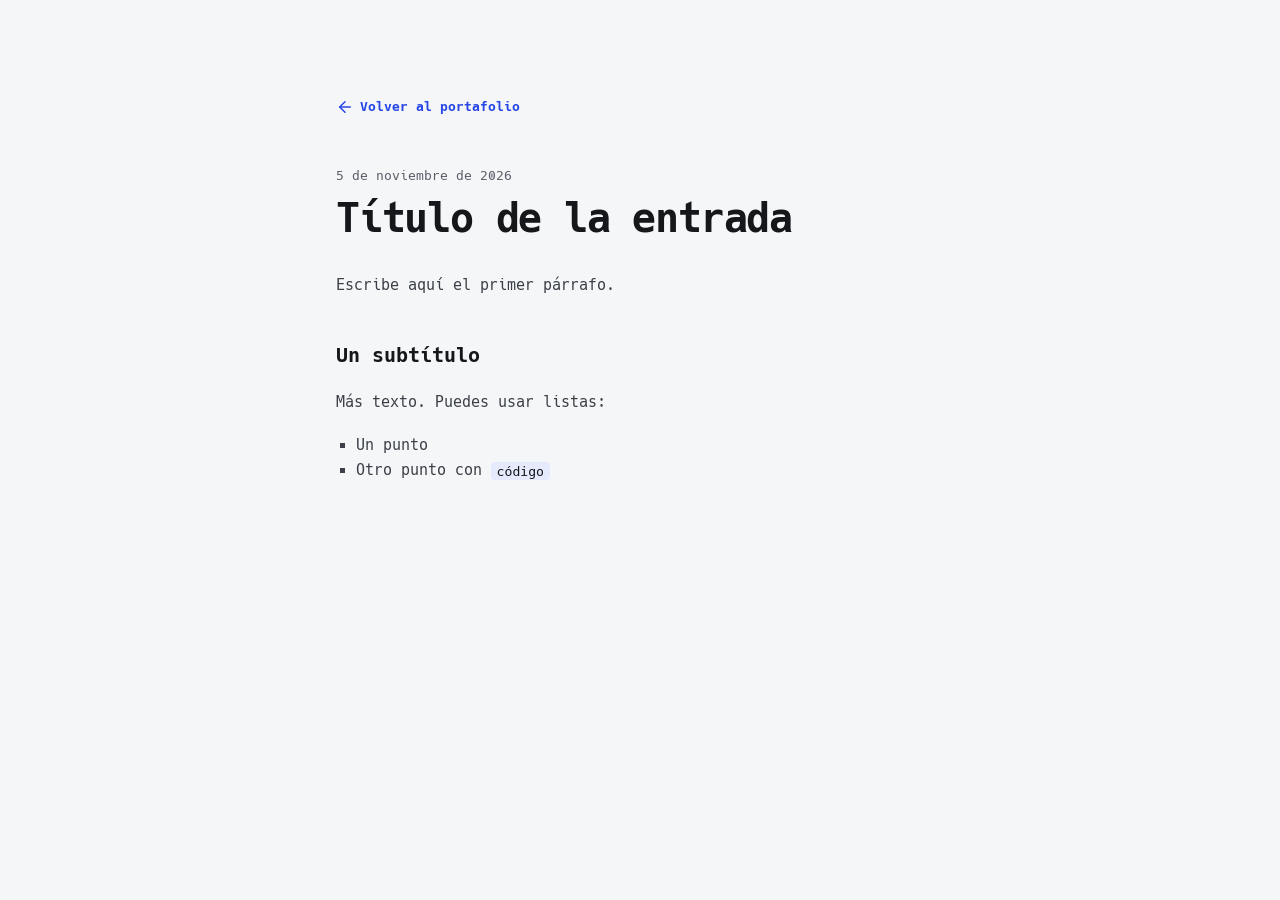
<file: blog/plantilla.html>
<!doctype html>
<html lang="es">
<head>
  <meta charset="utf-8">
  <meta name="viewport" content="width=device-width, initial-scale=1">
  <!-- Cambia el título y la descripción -->
  <title>Título de la entrada · Kyle Navarro</title>
  <meta name="description" content="Una línea sobre de qué trata la entrada.">
  <meta name="color-scheme" content="light dark">
  <link rel="icon" href="../img/favicon.svg" type="image/svg+xml">
  <link rel="stylesheet" href="../css/styles.css">
  <script>
    (function () {
      var root = document.documentElement, theme = null;
      root.classList.add('js');
      try { theme = localStorage.getItem('kn-theme'); } catch (e) {}
      if (theme !== 'light' && theme !== 'dark') theme = matchMedia('(prefers-color-scheme: dark)').matches ? 'dark' : 'light';
      root.dataset.theme = theme;
    })();
  </script>
</head>
<body>
  <svg xmlns="http://www.w3.org/2000/svg" style="display:none"><symbol id="i-arrow" viewBox="0 0 24 24" fill="none" stroke="currentColor" stroke-width="2" stroke-linecap="round" stroke-linejoin="round"><path d="M7 7h10v10"/><path d="M7 17 17 7"/></symbol></svg>
  <article class="article">
    <a class="article__back" href="../index.html#blog"><svg class="icon" aria-hidden="true"><use href="#i-arrow"/></svg>Volver al portafolio</a>

    <!-- Fecha en formato AAAA-MM-DD dentro de datetime -->
    <p class="article__date"><time datetime="2026-11-05">5 de noviembre de 2026</time></p>
    <h1 class="article__title">Título de la entrada</h1>

    <div class="article__body">
      <p>Escribe aquí el primer párrafo.</p>
      <h2>Un subtítulo</h2>
      <p>Más texto. Puedes usar listas:</p>
      <ul>
        <li>Un punto</li>
        <li>Otro punto con <code>código</code></li>
      </ul>
    </div>
  </article>
</body>
</html>
</file>
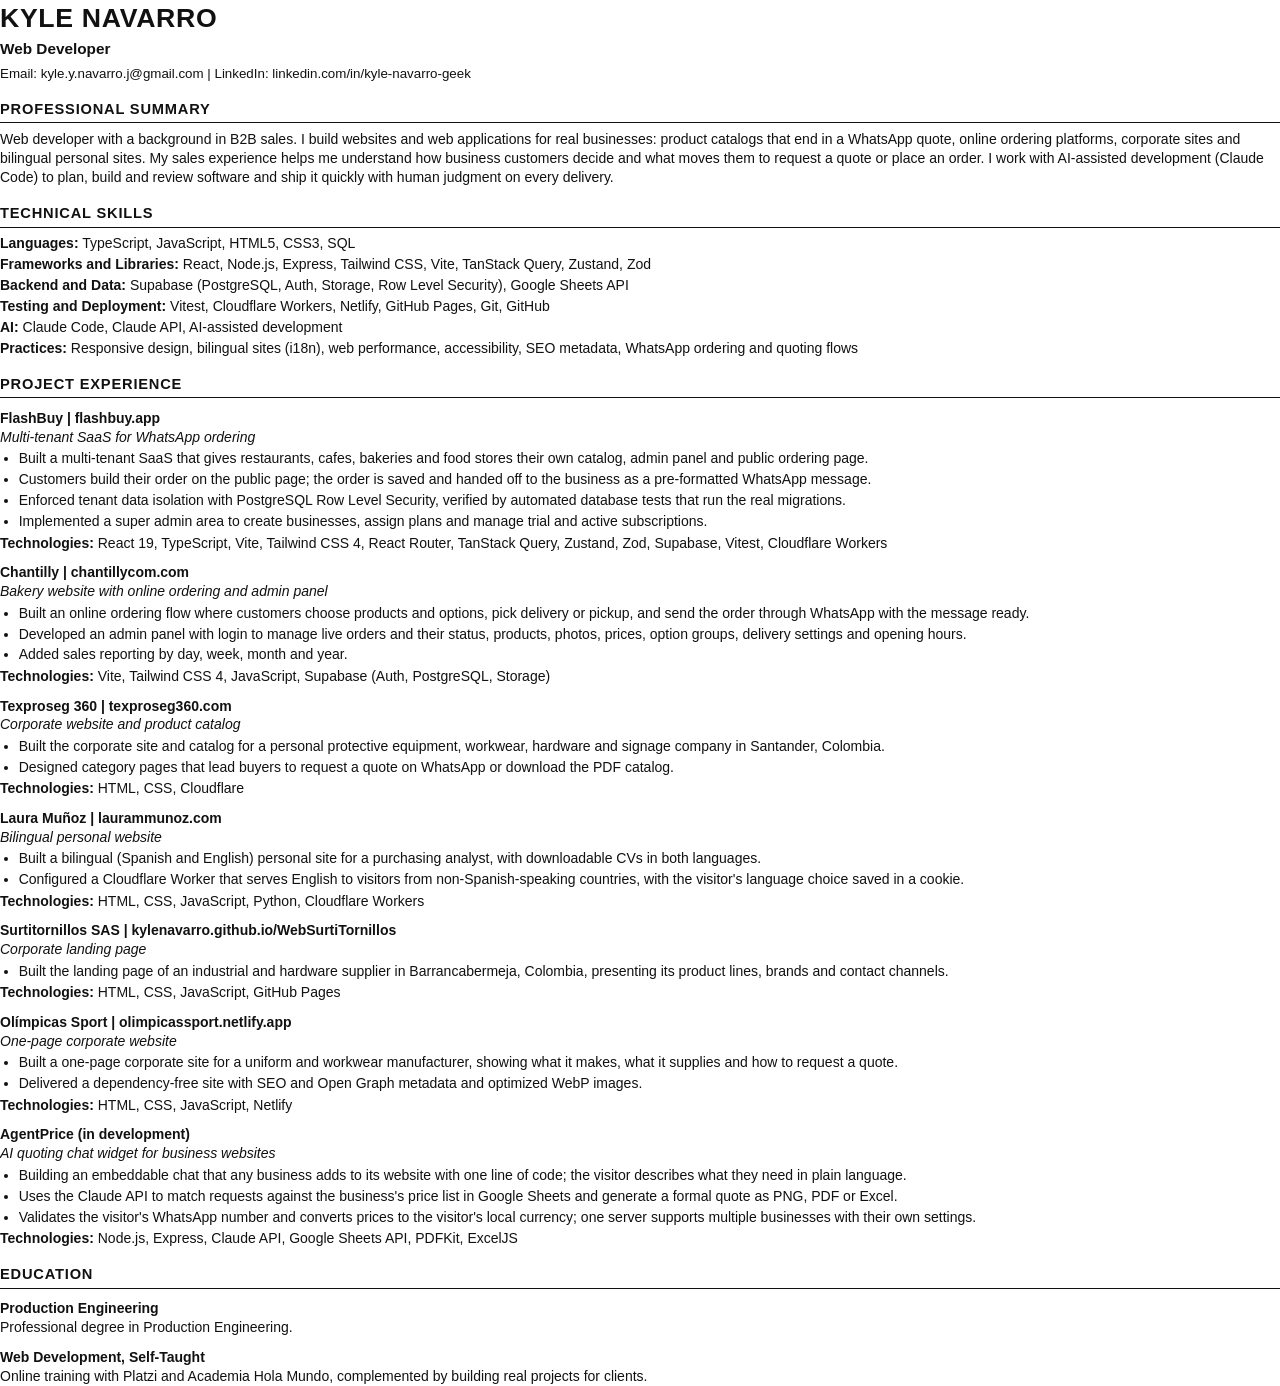
<file: files/cv-fuente.html>
<!doctype html>
<html lang="en">
<head>
<meta charset="utf-8">
<title>Kyle Navarro - Web Developer - CV</title>
<meta name="author" content="Kyle Navarro">
<meta name="description" content="Resume of Kyle Navarro, Web Developer">
<style>
  @font-face { font-family: "Arial CV"; src: url("file:///mnt/c/Windows/Fonts/arial.ttf"); font-weight: 400; }
  @font-face { font-family: "Arial CV"; src: url("file:///mnt/c/Windows/Fonts/arialbd.ttf"); font-weight: 700; }
  @font-face { font-family: "Arial CV"; src: url("file:///mnt/c/Windows/Fonts/ariali.ttf"); font-weight: 400; font-style: italic; }
  @page { size: Letter; margin: 0.6in 0.7in; }
  * { box-sizing: border-box; }
  body {
    margin: 0;
    font-family: "Arial CV", Arial, Helvetica, sans-serif;
    font-size: 10.5pt;
    line-height: 1.35;
    color: #111;
  }
  h1 { margin: 0; font-size: 20pt; letter-spacing: 0.5pt; }
  .role { margin: 2pt 0 0; font-size: 11.5pt; font-weight: 700; }
  .contact { margin: 4pt 0 0; font-size: 10pt; }
  .contact a { color: #111; text-decoration: none; }
  h2 {
    margin: 13pt 0 5pt;
    padding-bottom: 2pt;
    border-bottom: 1px solid #111;
    font-size: 11pt;
    letter-spacing: 0.6pt;
    text-transform: uppercase;
  }
  p { margin: 0; }
  ul { margin: 2pt 0 0; padding-left: 14pt; }
  li { margin: 1.5pt 0; }
  .skills p { margin: 1.5pt 0; }
  .item { margin-top: 8pt; break-inside: avoid; }
  .item:first-of-type { margin-top: 0; }
  .item-head { font-weight: 700; }
  .item-sub { font-style: italic; }
  .tech { margin-top: 2pt; }
  .tech b { font-weight: 700; }
</style>
</head>
<body>
  <h1>KYLE NAVARRO</h1>
  <p class="role">Web Developer</p>
  <p class="contact">Email: kyle.y.navarro.j@gmail.com | LinkedIn: linkedin.com/in/kyle-navarro-geek</p>

  <h2>Professional Summary</h2>
  <p>Web developer with a background in B2B sales. I build websites and web applications for real businesses: product catalogs that end in a WhatsApp quote, online ordering platforms, corporate sites and bilingual personal sites. My sales experience helps me understand how business customers decide and what moves them to request a quote or place an order. I work with AI-assisted development (Claude Code) to plan, build and review software and ship it quickly with human judgment on every delivery.</p>

  <h2>Technical Skills</h2>
  <div class="skills">
    <p><b>Languages:</b> TypeScript, JavaScript, HTML5, CSS3, SQL</p>
    <p><b>Frameworks and Libraries:</b> React, Node.js, Express, Tailwind CSS, Vite, TanStack Query, Zustand, Zod</p>
    <p><b>Backend and Data:</b> Supabase (PostgreSQL, Auth, Storage, Row Level Security), Google Sheets API</p>
    <p><b>Testing and Deployment:</b> Vitest, Cloudflare Workers, Netlify, GitHub Pages, Git, GitHub</p>
    <p><b>AI:</b> Claude Code, Claude API, AI-assisted development</p>
    <p><b>Practices:</b> Responsive design, bilingual sites (i18n), web performance, accessibility, SEO metadata, WhatsApp ordering and quoting flows</p>
  </div>

  <h2>Project Experience</h2>

  <div class="item">
    <p class="item-head">FlashBuy | flashbuy.app</p>
    <p class="item-sub">Multi-tenant SaaS for WhatsApp ordering</p>
    <ul>
      <li>Built a multi-tenant SaaS that gives restaurants, cafes, bakeries and food stores their own catalog, admin panel and public ordering page.</li>
      <li>Customers build their order on the public page; the order is saved and handed off to the business as a pre-formatted WhatsApp message.</li>
      <li>Enforced tenant data isolation with PostgreSQL Row Level Security, verified by automated database tests that run the real migrations.</li>
      <li>Implemented a super admin area to create businesses, assign plans and manage trial and active subscriptions.</li>
    </ul>
    <p class="tech"><b>Technologies:</b> React 19, TypeScript, Vite, Tailwind CSS 4, React Router, TanStack Query, Zustand, Zod, Supabase, Vitest, Cloudflare Workers</p>
  </div>

  <div class="item">
    <p class="item-head">Chantilly | chantillycom.com</p>
    <p class="item-sub">Bakery website with online ordering and admin panel</p>
    <ul>
      <li>Built an online ordering flow where customers choose products and options, pick delivery or pickup, and send the order through WhatsApp with the message ready.</li>
      <li>Developed an admin panel with login to manage live orders and their status, products, photos, prices, option groups, delivery settings and opening hours.</li>
      <li>Added sales reporting by day, week, month and year.</li>
    </ul>
    <p class="tech"><b>Technologies:</b> Vite, Tailwind CSS 4, JavaScript, Supabase (Auth, PostgreSQL, Storage)</p>
  </div>

  <div class="item">
    <p class="item-head">Texproseg 360 | texproseg360.com</p>
    <p class="item-sub">Corporate website and product catalog</p>
    <ul>
      <li>Built the corporate site and catalog for a personal protective equipment, workwear, hardware and signage company in Santander, Colombia.</li>
      <li>Designed category pages that lead buyers to request a quote on WhatsApp or download the PDF catalog.</li>
    </ul>
    <p class="tech"><b>Technologies:</b> HTML, CSS, Cloudflare</p>
  </div>

  <div class="item">
    <p class="item-head">Laura Muñoz | laurammunoz.com</p>
    <p class="item-sub">Bilingual personal website</p>
    <ul>
      <li>Built a bilingual (Spanish and English) personal site for a purchasing analyst, with downloadable CVs in both languages.</li>
      <li>Configured a Cloudflare Worker that serves English to visitors from non-Spanish-speaking countries, with the visitor's language choice saved in a cookie.</li>
    </ul>
    <p class="tech"><b>Technologies:</b> HTML, CSS, JavaScript, Python, Cloudflare Workers</p>
  </div>

  <div class="item">
    <p class="item-head">Surtitornillos SAS | kylenavarro.github.io/WebSurtiTornillos</p>
    <p class="item-sub">Corporate landing page</p>
    <ul>
      <li>Built the landing page of an industrial and hardware supplier in Barrancabermeja, Colombia, presenting its product lines, brands and contact channels.</li>
    </ul>
    <p class="tech"><b>Technologies:</b> HTML, CSS, JavaScript, GitHub Pages</p>
  </div>

  <div class="item">
    <p class="item-head">Olímpicas Sport | olimpicassport.netlify.app</p>
    <p class="item-sub">One-page corporate website</p>
    <ul>
      <li>Built a one-page corporate site for a uniform and workwear manufacturer, showing what it makes, what it supplies and how to request a quote.</li>
      <li>Delivered a dependency-free site with SEO and Open Graph metadata and optimized WebP images.</li>
    </ul>
    <p class="tech"><b>Technologies:</b> HTML, CSS, JavaScript, Netlify</p>
  </div>

  <div class="item">
    <p class="item-head">AgentPrice (in development)</p>
    <p class="item-sub">AI quoting chat widget for business websites</p>
    <ul>
      <li>Building an embeddable chat that any business adds to its website with one line of code; the visitor describes what they need in plain language.</li>
      <li>Uses the Claude API to match requests against the business's price list in Google Sheets and generate a formal quote as PNG, PDF or Excel.</li>
      <li>Validates the visitor's WhatsApp number and converts prices to the visitor's local currency; one server supports multiple businesses with their own settings.</li>
    </ul>
    <p class="tech"><b>Technologies:</b> Node.js, Express, Claude API, Google Sheets API, PDFKit, ExcelJS</p>
  </div>

  <h2>Education</h2>
  <div class="item">
    <p class="item-head">Production Engineering</p>
    <p>Professional degree in Production Engineering.</p>
  </div>
  <div class="item">
    <p class="item-head">Web Development, Self-Taught</p>
    <p>Online training with Platzi and Academia Hola Mundo, complemented by building real projects for clients.</p>
  </div>
</body>
</html>
</file>
<file: css/styles.css>
/* ==========================================================================
   Portafolio Kyle Navarro
   Tokens arriba; tema oscuro redefine solo los colores.
   ========================================================================== */

@font-face {
  font-family: "Hack";
  src: url("../fonts/hack-regular.woff2") format("woff2");
  font-weight: 400;
  font-style: normal;
  font-display: swap;
}
@font-face {
  font-family: "Hack";
  src: url("../fonts/hack-bold.woff2") format("woff2");
  font-weight: 700;
  font-style: normal;
  font-display: swap;
}
@font-face {
  font-family: "Hack";
  src: url("../fonts/hack-italic.woff2") format("woff2");
  font-weight: 400;
  font-style: italic;
  font-display: swap;
}

:root {
  --bg: #F5F6F7;
  --surface: #FFFFFF;
  --ink: #15171A;
  --ink-2: #3B4048;
  --muted: #5A6069;
  --line: #DDE0E4;
  --line-strong: #C4C9D0;
  --accent: #2747E6;
  --accent-ink: #FFFFFF;
  --accent-soft: #E6EAFD;
  --accent-hover: #1C36C2;
  --shadow: 0 1px 2px rgb(21 23 26 / 0.06), 0 8px 24px -8px rgb(21 23 26 / 0.12);

  --font: "Hack", ui-monospace, "Cascadia Mono", Menlo, Consolas, monospace;
  --ease-out: cubic-bezier(0.23, 1, 0.32, 1);
  --ease-in-out: cubic-bezier(0.77, 0, 0.175, 1);

  --gutter: clamp(1rem, 4vw, 3rem);
  --radius: 12px;
  --radius-sm: 8px;

  color-scheme: light;
}

:root[data-theme="dark"] {
  --bg: #0D0F12;
  --surface: #15181D;
  --ink: #E6E8EB;
  --ink-2: #C3C8CF;
  --muted: #9AA1AB;
  --line: #262A31;
  --line-strong: #363B44;
  --accent: #8DA2FF;
  --accent-ink: #0D0F12;
  --accent-soft: #1B2240;
  --accent-hover: #B0BEFF;
  --shadow: 0 1px 2px rgb(0 0 0 / 0.4), 0 10px 30px -10px rgb(0 0 0 / 0.6);

  color-scheme: dark;
}

/* Sin JS: respetar el sistema */
@media (prefers-color-scheme: dark) {
  :root.no-js {
    --bg: #0D0F12;
    --surface: #15181D;
    --ink: #E6E8EB;
    --ink-2: #C3C8CF;
    --muted: #9AA1AB;
    --line: #262A31;
    --line-strong: #363B44;
    --accent: #8DA2FF;
    --accent-ink: #0D0F12;
    --accent-soft: #1B2240;
    --accent-hover: #B0BEFF;
    --shadow: 0 1px 2px rgb(0 0 0 / 0.4), 0 10px 30px -10px rgb(0 0 0 / 0.6);
    color-scheme: dark;
  }
}

/* --- Base --------------------------------------------------------------- */

*, *::before, *::after { box-sizing: border-box; }

html {
  -webkit-text-size-adjust: 100%;
  scroll-behavior: smooth;
  scroll-padding-top: 5rem;
}

body {
  margin: 0;
  background: var(--bg);
  color: var(--ink-2);
  font-family: var(--font);
  font-size: 0.9375rem;
  line-height: 1.7;
  -webkit-font-smoothing: antialiased;
  text-rendering: optimizeLegibility;
}

img, svg { display: block; max-width: 100%; }
h1, h2, h3, p, ul, ol { margin: 0; }
ul, ol { padding: 0; list-style: none; }

a {
  color: var(--accent);
  text-decoration-thickness: 1px;
  text-underline-offset: 0.22em;
  transition: color 150ms ease, text-decoration-color 150ms ease;
}

::selection { background: var(--accent); color: var(--accent-ink); }

:focus-visible {
  outline: 2px solid var(--accent);
  outline-offset: 3px;
  border-radius: 4px;
}

html { scrollbar-color: var(--line-strong) var(--bg); }
::-webkit-scrollbar { width: 12px; height: 12px; }
::-webkit-scrollbar-track { background: var(--bg); }
::-webkit-scrollbar-thumb {
  background: var(--line-strong);
  border: 3px solid var(--bg);
  border-radius: 999px;
}

.icon {
  width: 1.125rem;
  height: 1.125rem;
  flex: none;
}

.skip {
  position: absolute;
  left: 1rem;
  top: -4rem;
  z-index: 30;
  padding: 0.6rem 1rem;
  background: var(--accent);
  color: var(--accent-ink);
  border-radius: var(--radius-sm);
  text-decoration: none;
}
.skip:focus { top: 1rem; }

/* --- Controles: idioma + tema ------------------------------------------- */

.controls {
  position: fixed;
  top: 1rem;
  right: var(--gutter);
  z-index: 20;
  display: flex;
  gap: 0.5rem;
  align-items: center;
}

/* En pantallas angostas los controles se quedan arriba y no tapan el texto */
@media (max-width: 63.99rem) {
  .controls { position: absolute; }
}

.lang {
  position: relative;
  display: inline-grid;
  grid-template-columns: 1fr 1fr;
  padding: 3px;
  background: var(--surface);
  border: 1px solid var(--line);
  border-radius: 999px;
}

.lang__thumb {
  position: absolute;
  top: 3px;
  bottom: 3px;
  left: 3px;
  width: calc(50% - 3px);
  background: var(--ink);
  border-radius: 999px;
  transition: transform 250ms var(--ease-in-out);
}
:root[lang="en"] .lang__thumb { transform: translateX(100%); }

.lang__opt {
  position: relative;
  z-index: 1;
  min-width: 2.75rem;
  height: 2.25rem;
  padding: 0 0.6rem;
  border: 0;
  background: none;
  color: var(--muted);
  font: 700 0.8125rem/1 var(--font);
  letter-spacing: 0.04em;
  border-radius: 999px;
  cursor: pointer;
  transition: color 200ms ease, transform 160ms var(--ease-out);
}
.lang__opt[aria-pressed="true"] { color: var(--bg); }
.lang__opt:active { transform: scale(0.94); }

.theme-toggle {
  position: relative;
  display: grid;
  place-items: center;
  width: 2.625rem;
  height: 2.625rem;
  padding: 0;
  border: 1px solid var(--line);
  border-radius: 999px;
  background: var(--surface);
  color: var(--ink);
  cursor: pointer;
  transition: transform 160ms var(--ease-out), border-color 150ms ease;
}
.theme-toggle:active { transform: scale(0.94); }
.theme-toggle .icon {
  grid-area: 1 / 1;
  transition: transform 300ms var(--ease-out), opacity 200ms var(--ease-out);
}
.theme-toggle .icon--sun { opacity: 0; transform: rotate(-90deg) scale(0.6); }
:root[data-theme="dark"] .theme-toggle .icon--sun { opacity: 1; transform: none; }
:root[data-theme="dark"] .theme-toggle .icon--moon { opacity: 0; transform: rotate(90deg) scale(0.6); }

@media (hover: hover) and (pointer: fine) {
  .lang__opt:hover { color: var(--ink); }
  .lang__opt[aria-pressed="true"]:hover { color: var(--bg); }
  .theme-toggle:hover { border-color: var(--line-strong); }
}

/* --- Layout ------------------------------------------------------------- */

.layout {
  max-width: 76rem;
  margin: 0 auto;
  padding: 0 var(--gutter);
}

@media (min-width: 64rem) {
  .layout {
    display: grid;
    grid-template-columns: minmax(0, 5fr) minmax(0, 7fr);
    gap: clamp(3rem, 6vw, 6rem);
  }
  .intro {
    position: sticky;
    top: 0;
    height: 100vh;
    height: 100dvh;
    display: flex;
    flex-direction: column;
    overflow-y: auto;
    padding: 7rem 0 3rem;
  }
  /* Centrado que no se corta arriba cuando la pantalla es baja */
  .intro__inner { margin-block: auto; }
}

/* --- Intro (hero) ------------------------------------------------------- */

@media (max-width: 63.99rem) {
  .intro { padding: 6.5rem 0 1rem; }
}

.intro__photo {
  width: clamp(7.5rem, 14vw, 10.5rem);
  height: auto;
  aspect-ratio: 1;
  object-fit: cover;
  border-radius: 20px;
  border: 1px solid var(--line);
  background: var(--surface);
}

.intro__name {
  margin-top: 1.75rem;
  color: var(--ink);
  font-size: clamp(2.25rem, 4.6vw, 3.5rem);
  font-weight: 700;
  line-height: 1.05;
  letter-spacing: -0.04em;
}

.intro__role {
  margin-top: 0.75rem;
  color: var(--accent);
  font-size: 1.0625rem;
  font-weight: 700;
}

.intro__pitch {
  margin-top: 1rem;
  max-width: 34ch;
  color: var(--muted);
}

.intro__mail {
  margin-top: 1rem;
  font-size: 0.8125rem;
}
.intro__mail a {
  color: var(--muted);
  text-decoration-color: var(--line-strong);
}

/* --- Botones ------------------------------------------------------------ */

.actions {
  display: grid;
  grid-template-columns: repeat(2, max-content);
  gap: 0.625rem;
  margin-top: 1.75rem;
}

@media (max-width: 39.99rem) {
  body { font-size: 0.875rem; }
  .actions { grid-template-columns: 1fr 1fr; }
  .actions .btn { justify-content: center; padding: 0 0.75rem; }
  .intro__pitch { max-width: none; }
  .projects { gap: 1rem; }
}

.btn {
  display: inline-flex;
  align-items: center;
  gap: 0.55rem;
  min-height: 2.875rem;
  padding: 0 1.1rem;
  border: 1px solid var(--line-strong);
  border-radius: var(--radius-sm);
  background: var(--surface);
  color: var(--ink);
  font: 700 0.875rem/1 var(--font);
  text-decoration: none;
  white-space: nowrap;
  cursor: pointer;
  transition:
    transform 160ms var(--ease-out),
    background-color 150ms ease,
    border-color 150ms ease,
    color 150ms ease,
    box-shadow 200ms ease;
}
.btn:active { transform: scale(0.97); }

.btn .icon { transition: transform 200ms var(--ease-out); }

.btn--primary {
  background: var(--accent);
  border-color: var(--accent);
  color: var(--accent-ink);
}

@media (hover: hover) and (pointer: fine) {
  .btn:hover {
    border-color: var(--ink);
    box-shadow: var(--shadow);
  }
  .btn--primary:hover {
    background: var(--accent-hover);
    border-color: var(--accent-hover);
  }
  .btn:hover .icon { transform: translateY(-1px) rotate(-6deg); }
  .btn[download]:hover .icon { transform: translateY(2px); }
  .btn--primary:hover .icon { transform: translateX(2px) rotate(-6deg); }
}

/* --- Índice de secciones ------------------------------------------------ */

.toc { display: none; }

@media (min-width: 64rem) {
  .toc {
    display: block;
    margin-top: 2.75rem;
  }
  .toc a {
    display: inline-flex;
    align-items: center;
    gap: 0.875rem;
    padding: 0.4rem 0;
    color: var(--muted);
    font-size: 0.8125rem;
    font-weight: 700;
    letter-spacing: 0.06em;
    text-transform: uppercase;
    text-decoration: none;
  }
  .toc a::before {
    content: "";
    width: 4rem;
    height: 1px;
    background: currentColor;
    transform: scaleX(0.5);
    transform-origin: left center;
    transition: transform 250ms var(--ease-out), background-color 150ms ease;
  }
  .toc a[aria-current="true"] { color: var(--ink); }
  .toc a[aria-current="true"]::before { transform: none; background: var(--accent); }
}

@media (min-width: 64rem) and (hover: hover) and (pointer: fine) {
  .toc a:hover { color: var(--ink); }
  .toc a:hover::before { transform: scaleX(0.75); }
  .toc a[aria-current="true"]:hover::before { transform: none; }
}

/* --- Secciones ---------------------------------------------------------- */

.content { padding-bottom: 3rem; }

@media (min-width: 64rem) {
  .content { padding-top: 6rem; }
}

.section {
  padding-top: clamp(3.5rem, 7vw, 6rem);
}
.section:first-child { padding-top: 2.5rem; }
@media (min-width: 64rem) {
  .section:first-child { padding-top: 0; }
}

.section__title {
  color: var(--ink);
  font-size: 1.375rem;
  font-weight: 700;
  letter-spacing: -0.02em;
  line-height: 1.2;
}

.section__lead {
  margin-top: 0.5rem;
  color: var(--muted);
  font-style: italic;
}

.prose {
  margin-top: 1.25rem;
  max-width: 68ch;
}
.prose p + p { margin-top: 1rem; }

/* --- Tecnologías -------------------------------------------------------- */

.stack {
  margin-top: 1.25rem;
  border-top: 1px solid var(--line);
}

.stack__row {
  display: grid;
  grid-template-columns: 2rem minmax(0, 1fr);
  column-gap: 1rem;
  align-items: center;
  padding: 1rem 0;
  border-bottom: 1px solid var(--line);
}

.stack__logo {
  grid-row: span 2;
  width: 1.75rem;
  height: 1.75rem;
  color: var(--brand, var(--ink));
}
.stack__logo--line { color: var(--accent); }

.stack__name {
  color: var(--ink);
  font-weight: 700;
}

.stack__use {
  color: var(--muted);
  font-size: 0.875rem;
  line-height: 1.55;
}

@media (min-width: 40rem) {
  .stack__row { grid-template-columns: 2rem 13.5rem minmax(0, 1fr); }
  .stack__logo { grid-row: auto; }
}

.also {
  display: flex;
  flex-wrap: wrap;
  align-items: center;
  gap: 0.5rem 1rem;
  margin-top: 1.25rem;
  color: var(--muted);
  font-size: 0.8125rem;
}

.also__list {
  display: flex;
  flex-wrap: wrap;
  gap: 0.5rem 1.1rem;
}

.also__item {
  display: inline-flex;
  align-items: center;
  gap: 0.4rem;
  color: var(--ink-2);
}
.also__item svg { width: 0.95rem; height: 0.95rem; }

/* --- Experiencia -------------------------------------------------------- */

.projects {
  display: grid;
  gap: 1.5rem;
  margin-top: 1.5rem;
}

.project {
  position: relative;
  overflow: hidden;
  border: 1px solid var(--line);
  border-radius: var(--radius);
  background: var(--surface);
  transition: border-color 200ms ease, opacity 250ms ease;
}

/* La captura completa: el contenedor tiene la misma proporción (16:10) */
.project__media {
  position: relative;
  aspect-ratio: 16 / 10;
  overflow: hidden;
  background: var(--bg);
}
.project__media img {
  width: 100%;
  height: 100%;
  object-fit: contain;
  transition: transform 400ms var(--ease-out);
}
/* Proyecto publicado pero aún sin cerrar con el cliente */
.status.status--deal { border-style: solid; }

/* AgentPrice: la imagen es fondo, no captura */
.project--wip .project__media img { object-fit: cover; }

.status {
  position: absolute;
  top: 0.75rem;
  left: 0.75rem;
  z-index: 1;
  padding: 0.2rem 0.6rem;
  border: 1px dashed rgb(255 255 255 / 0.45);
  border-radius: 999px;
  background: rgb(11 13 17 / 0.7);
  color: #FFFFFF;
  font-size: 0.6875rem;
  font-weight: 700;
  letter-spacing: 0.06em;
  text-transform: uppercase;
}

.project__name {
  color: var(--ink);
  font-size: 1.125rem;
  font-weight: 700;
  line-height: 1.3;
}

.project__desc {
  margin-top: 0.5rem;
  font-size: 0.8125rem;
  line-height: 1.6;
}

.tags {
  display: flex;
  flex-wrap: wrap;
  gap: 0.375rem;
  margin-top: 0.875rem;
}
.tags li {
  padding: 0.25rem 0.6rem;
  border-radius: 999px;
  background: var(--accent-soft);
  color: var(--accent);
  font-size: 0.75rem;
  font-weight: 700;
  line-height: 1.4;
}
.tags--quiet li {
  background: transparent;
  border: 1px solid var(--line-strong);
  color: var(--ink-2);
}

.project__visit {
  margin-top: 1rem;
}
.project__visit .icon {
  width: 1rem;
  height: 1rem;
}

.project__nolink {
  display: inline-block;
  margin-top: 1rem;
  color: var(--muted);
  font-size: 0.8125rem;
  font-style: italic;
}

/* Botón que abre los detalles (táctil). En escritorio queda oculto
   pero enfocable: al enfocarlo con el teclado se muestra la capa. */
.project__toggle {
  position: absolute;
  inset: 0;
  z-index: 1;
  display: flex;
  align-items: flex-end;
  justify-content: space-between;
  gap: 0.5rem;
  width: 100%;
  padding: 0.75rem;
  border: 0;
  background: none;
  color: #FFFFFF;
  font: 700 0.8125rem/1 var(--font);
  text-align: left;
  cursor: pointer;
  -webkit-tap-highlight-color: transparent;
}
.project__toggle-name,
.project__toggle .icon {
  background: rgb(11 13 17 / 0.8);
  transition: transform 160ms var(--ease-out);
}
.project__toggle-name {
  padding: 0.5rem 0.8rem;
  border-radius: 999px;
}
.project__toggle .icon {
  box-sizing: content-box;
  width: 1rem;
  height: 1rem;
  padding: 0.5rem;
  border-radius: 999px;
  transition: transform 250ms var(--ease-out);
}
.project__toggle:active .project__toggle-name { transform: scale(0.97); }
.project__toggle[aria-expanded="true"] .icon { transform: rotate(45deg); }
.project__toggle:active .icon { transform: scale(0.94); }
.project__toggle[aria-expanded="true"]:active .icon { transform: rotate(45deg) scale(0.94); }
.project__toggle:focus-visible { outline-offset: -4px; border-radius: var(--radius); }

/* --- Táctil: los detalles se despliegan debajo de la imagen --- */

.project__info {
  display: grid;
  grid-template-rows: 0fr;
  transition: grid-template-rows 300ms var(--ease-out);
}
.project__info-inner {
  min-height: 0;
  overflow: hidden;
  padding: 0 1rem;
}
.project__info-inner > :first-child { margin-top: 1rem; }
.project__info-inner > :last-child { margin-bottom: 1.1rem; }
.project__info-inner > * {
  opacity: 0;
  transition: opacity 200ms var(--ease-out);
}
.project.is-open .project__info { grid-template-rows: 1fr; }
.project.is-open .project__info-inner > * {
  opacity: 1;
  transition-delay: 80ms;
}
.project.is-open { border-color: var(--line-strong); }

/* El nombre ya está en el botón; en táctil el título queda solo para lectores */
.project__name {
  position: absolute;
  width: 1px;
  height: 1px;
  overflow: hidden;
  clip-path: inset(50%);
  white-space: nowrap;
}
.project__name + .project__desc { margin-top: 1rem; }

.project__visit {
  width: 100%;
  justify-content: center;
}

/* Sin JS: los detalles siempre visibles */
.no-js .project__info { grid-template-rows: 1fr; }
.no-js .project__info-inner > * { opacity: 1; }
.no-js .project__toggle .icon { display: none; }

/* --- Escritorio: la información aparece sobre la captura al pasar el mouse --- */

@media (hover: hover) and (pointer: fine) {
  .project__toggle {
    width: 1px;
    height: 1px;
    padding: 0;
    overflow: hidden;
    clip-path: inset(50%);
  }

  .project__info {
    position: absolute;
    inset: 0;
    z-index: 2;
    display: flex;
    align-items: flex-end;
    padding: 1.5rem;
    background: rgb(11 13 17 / 0.88);
    color: rgb(255 255 255 / 0.84);
    opacity: 0;
    pointer-events: none;
    transition: opacity 200ms var(--ease-out);
  }
  .project__info-inner {
    overflow: visible;
    padding: 0;
  }
  .project__info-inner > :first-child { margin-top: 0; }
  .project__info-inner > :last-child { margin-bottom: 0; }

  .project__name {
    position: static;
    width: auto;
    height: auto;
    overflow: visible;
    clip-path: none;
    white-space: normal;
    color: #FFFFFF;
  }
  .project__name + .project__desc { margin-top: 0.5rem; }
  .tags--overlay li { background: rgb(255 255 255 / 0.12); color: #FFFFFF; }
  .project__nolink { color: rgb(255 255 255 / 0.7); }
  .project__visit { width: auto; }
  /* Toda la tarjeta abre el proyecto */
  .project__visit::after {
    content: "";
    position: absolute;
    inset: 0;
  }

  /* Entrada escalonada; la salida es inmediata */
  .project__info-inner > * {
    transform: translateY(8px);
    transition: opacity 200ms var(--ease-out), transform 250ms var(--ease-out);
  }

  .project:hover .project__info,
  .project:focus-within .project__info,
  .project.is-open .project__info {
    opacity: 1;
    pointer-events: auto;
  }
  .project:hover .project__info-inner > *,
  .project:focus-within .project__info-inner > *,
  .project.is-open .project__info-inner > * {
    opacity: 1;
    transform: none;
  }
  .project:hover .project__info-inner > :nth-child(2),
  .project:focus-within .project__info-inner > :nth-child(2) { transition-delay: 30ms; }
  .project:hover .project__info-inner > :nth-child(3),
  .project:focus-within .project__info-inner > :nth-child(3) { transition-delay: 60ms; }
  .project:hover .project__info-inner > :nth-child(4),
  .project:focus-within .project__info-inner > :nth-child(4) { transition-delay: 90ms; }

  .project:hover .project__media img { transform: scale(1.03); }
  .project:hover { border-color: var(--line-strong); }

  /* Al pasar por un proyecto, los demás bajan de tono */
  .js .projects:hover .project.is-settled:not(:hover) { opacity: 0.55; }

  .project__visit:hover .icon { transform: translate(2px, -2px); }
}

/* Revelado al hacer scroll (solo con JS; sin JS todo está visible) */
.js .project[data-reveal] {
  transition:
    opacity 500ms var(--ease-out),
    transform 600ms var(--ease-out),
    border-color 200ms ease;
  transition-delay: var(--delay, 0ms), var(--delay, 0ms), 0ms;
}
.js .project.is-pending:not(.is-visible) {
  opacity: 0;
  transform: translateY(16px);
}
.js .project[data-reveal] .project__media {
  transition: clip-path 700ms var(--ease-out);
  transition-delay: calc(var(--delay, 0ms) + 80ms);
}
.js .project.is-pending:not(.is-visible) .project__media {
  clip-path: inset(0 0 100% 0);
}
.js .project[data-reveal].is-visible .project__media {
  clip-path: inset(0 0 0 0);
}
/* Después del revelado, el hover responde sin retraso */
.js .project[data-reveal].is-settled {
  transition: opacity 250ms ease, border-color 200ms ease;
  transition-delay: 0ms;
}

/* --- Formación ---------------------------------------------------------- */

.edu {
  display: grid;
  gap: 0;
  margin-top: 1.25rem;
  border-top: 1px solid var(--line);
}
.edu__item {
  padding: 1.25rem 0;
  border-bottom: 1px solid var(--line);
}
.edu__name {
  color: var(--ink);
  font-size: 1rem;
  font-weight: 700;
}
.edu__note {
  margin-top: 0.4rem;
  max-width: 64ch;
  font-size: 0.875rem;
}

/* --- Blog --------------------------------------------------------------- */

.posts { margin-top: 1.25rem; }
.posts:empty { display: none; }

.post {
  border-top: 1px solid var(--line);
}
.post:last-child { border-bottom: 1px solid var(--line); }

.post a {
  display: grid;
  gap: 0.25rem;
  padding: 1rem 0;
  color: inherit;
  text-decoration: none;
  transition: transform 200ms var(--ease-out);
}
.post a:active { transform: scale(0.99); }

.post__date {
  color: var(--muted);
  font-size: 0.75rem;
  font-variant-numeric: tabular-nums;
}
.post__title {
  color: var(--ink);
  font-weight: 700;
  transition: color 150ms ease;
}
.post__excerpt {
  font-size: 0.875rem;
  color: var(--muted);
}

@media (hover: hover) and (pointer: fine) {
  .post a:hover { transform: translateX(4px); }
  .post a:hover .post__title { color: var(--accent); }
}

.posts__empty {
  margin-top: 1.25rem;
  padding: 1.25rem;
  border: 1px dashed var(--line-strong);
  border-radius: var(--radius-sm);
  color: var(--muted);
  font-size: 0.875rem;
}
.posts:not(:empty) + .posts__empty { display: none; }

/* --- Footer ------------------------------------------------------------- */

.footer {
  margin-top: clamp(4rem, 8vw, 6rem);
  padding-top: 2rem;
  border-top: 1px solid var(--line);
}
.footer__cta {
  display: flex;
  flex-wrap: wrap;
  gap: 0.25rem 0.75rem;
  color: var(--ink);
  font-weight: 700;
}
.footer__cta a { overflow-wrap: anywhere; }

/* --- Cambio de tema con View Transitions -------------------------------- */

::view-transition-old(root),
::view-transition-new(root) {
  animation: none;
  mix-blend-mode: normal;
}

/* --- Página de entrada del blog ----------------------------------------- */

.article {
  max-width: 44rem;
  margin: 0 auto;
  padding: 6rem var(--gutter) 4rem;
}
.article__back {
  display: inline-flex;
  align-items: center;
  gap: 0.4rem;
  font-size: 0.8125rem;
  font-weight: 700;
  text-decoration: none;
  transition: transform 160ms var(--ease-out);
}
.article__back:active { transform: scale(0.97); }
.article__back .icon { transform: rotate(-135deg); transition: transform 200ms var(--ease-out); }
@media (hover: hover) and (pointer: fine) {
  .article__back:hover .icon { transform: rotate(-135deg) translate(2px, -2px); }
}
.article__date {
  margin-top: 2.5rem;
  color: var(--muted);
  font-size: 0.8125rem;
}
.article__title {
  margin-top: 0.5rem;
  color: var(--ink);
  font-size: clamp(1.75rem, 4vw, 2.5rem);
  line-height: 1.15;
  letter-spacing: -0.03em;
  text-wrap: balance;
}
.article__body {
  margin-top: 2rem;
}
.article__body > * + * { margin-top: 1.1rem; }
.article__body h2 {
  margin-top: 2.5rem;
  color: var(--ink);
  font-size: 1.25rem;
}
.article__body ul { padding-left: 1.25rem; list-style: square; }
.article__body code {
  padding: 0.1rem 0.35rem;
  border-radius: 4px;
  background: var(--accent-soft);
  color: var(--ink);
  font-size: 0.875em;
}

/* --- Movimiento reducido ------------------------------------------------ */

@media (prefers-reduced-motion: reduce) {
  html { scroll-behavior: auto; }
  .js .project[data-reveal],
  .js .project[data-reveal] .project__media,
  .js .project.is-pending:not(.is-visible),
  .js .project.is-pending:not(.is-visible) .project__media {
    transform: none;
    clip-path: none;
  }
  .js .project[data-reveal] { transition: opacity 300ms ease; }
  .btn:active, .visit:active, .theme-toggle:active, .lang__opt:active,
  .project__toggle:active .project__toggle-name { transform: none; }
  .project__info-inner > *, .project:hover .project__info-inner > * { transform: none; }
  .project__info { transition-duration: 0ms; }
  .btn .icon, .visit .icon, .project__media img, .theme-toggle .icon, .lang__thumb, .toc a::before {
    transition-duration: 0ms;
  }
  .project:hover .project__media img { transform: none; }
}
</file>
